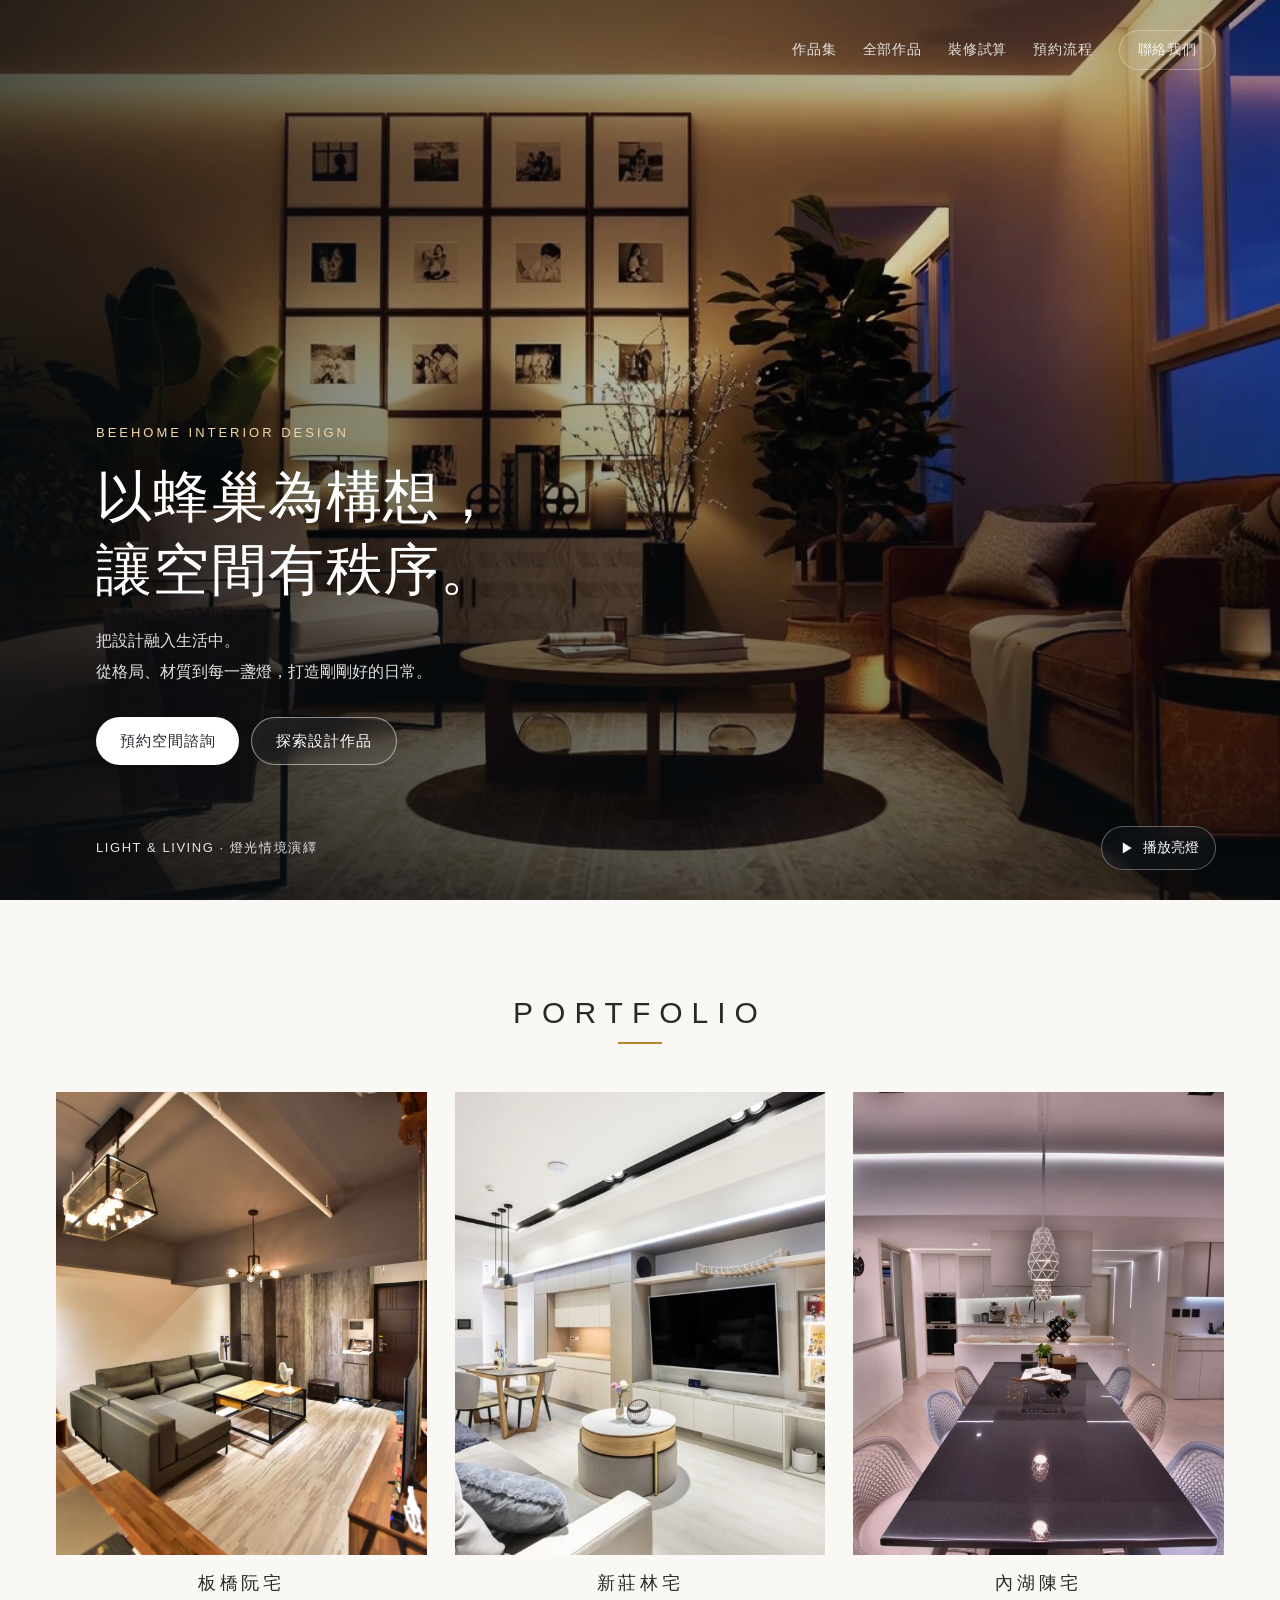
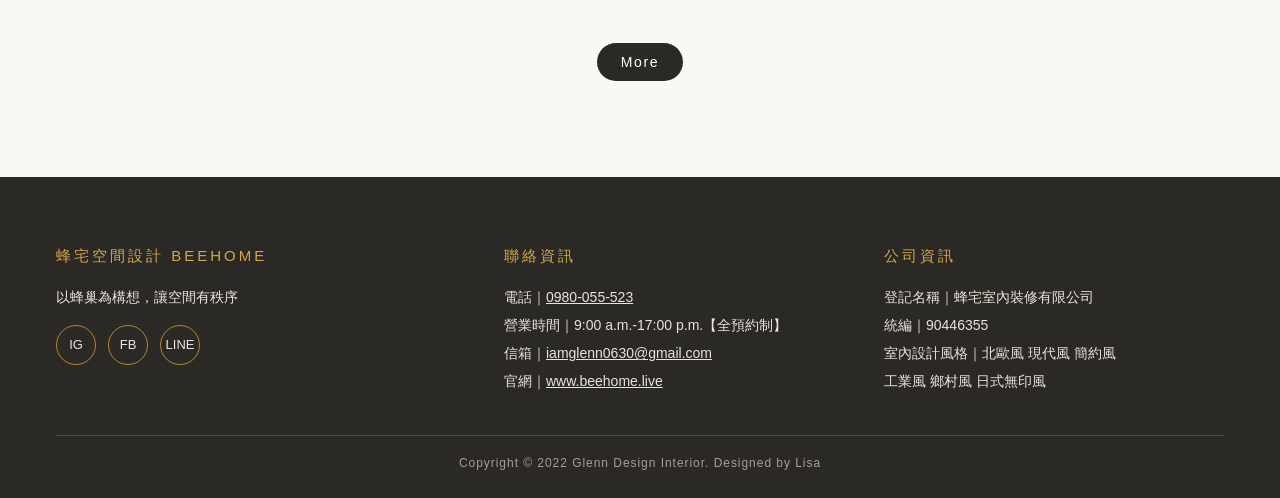
<file: index.html>
<!DOCTYPE html>
<html lang="zh-Hant"><head><meta charset="utf-8"><meta name="viewport" content="width=device-width,initial-scale=1">
<title>蜂宅空間設計 BeeHome</title>
<style>
*{margin:0;padding:0;box-sizing:border-box}
html,body{height:100%;font-family:"Noto Sans TC","PingFang TC","Microsoft JhengHei",sans-serif;color:#2b2925;background:#faf8f4}
.hero{position:relative;height:100svh;min-height:620px;max-height:1100px;overflow:hidden;background:#151a1d;color:#fff;isolation:isolate}
.layer{position:absolute;inset:0;width:100%;height:100%;object-fit:cover}
.hero-video,.hero-still{object-position:center 54%;transition:opacity .7s ease}
.hero-still{z-index:0}.hero-video{z-index:1}
.hero.is-static .hero-video,.hero.is-lit .hero-video,.hero.is-fallback .hero-video{opacity:0}
.veil{position:absolute;inset:0;z-index:2;background:linear-gradient(90deg,rgba(10,15,18,.65),rgba(10,15,18,.18) 58%,rgba(10,15,18,.05)),linear-gradient(0deg,rgba(10,15,18,.6),transparent 65%,rgba(10,15,18,.25));pointer-events:none}
.hex{position:absolute;inset:0;pointer-events:none;opacity:.07;background-image:url("data:image/svg+xml,%3Csvg xmlns='http://www.w3.org/2000/svg' width='56' height='97' viewBox='0 0 56 97'%3E%3Cpath d='M28 0l28 16v32L28 64 0 48V16zM28 64l28 16v32M28 64L0 80v32' fill='none' stroke='%23b8862b' stroke-width='1.2'/%3E%3C/svg%3E");
 -webkit-mask-image:linear-gradient(90deg,#000,transparent 45%);mask-image:linear-gradient(90deg,#000,transparent 45%)}
nav{position:absolute;top:0;left:0;right:0;display:flex;align-items:center;justify-content:flex-end;gap:24px;padding:30px 5%;z-index:5}
.logo{display:flex;align-items:center;gap:10px;font-weight:600;letter-spacing:.12em}
.logo svg{width:26px}
.links{display:flex;align-items:center;gap:26px;font-size:14px;letter-spacing:.06em}
.links a{color:#fff;text-decoration:none;opacity:.85}.links a:hover{opacity:1;color:#edcd98}
.links a:last-child{padding:10px 18px;border:1px solid #ffffff50;border-radius:999px;background:#ffffff12}
.btn{display:inline-block;padding:11px 24px;border-radius:999px;background:#2b2925;color:#fff;text-decoration:none;font-size:14px;letter-spacing:.12em;transition:.25s}
.btn:hover{background:#b8862b}
.btn.ghost{background:transparent;color:#2b2925;border:1px solid #2b2925}
.copy{position:absolute;left:7.5%;bottom:15%;max-width:650px;z-index:4}
.eyebrow{font-size:13px;letter-spacing:.23em;color:#f2d7aa;margin-bottom:20px;font-weight:500}
h1{font-size:clamp(36px,4.4vw,66px);line-height:1.3;font-weight:500;letter-spacing:.025em;margin-bottom:20px;text-shadow:0 2px 25px #0004}
.sub{font-size:16px;line-height:1.9;color:#ffffffe0;max-width:430px;margin-bottom:30px}
.hero-actions{display:flex;gap:12px;flex-wrap:wrap}.hero .btn{min-height:48px;display:inline-flex;align-items:center;justify-content:center;font-size:15px;background:#fff;color:#20252a;letter-spacing:.06em}
.hero .btn:hover{background:#e9d3b2}.hero .btn.ghost{border-color:#ffffff80;background:#ffffff10;backdrop-filter:blur(8px);color:#fff}.hero .btn.ghost:hover{background:#ffffff25}
.hero-bottom{position:absolute;left:7.5%;right:5%;bottom:30px;z-index:4;display:flex;justify-content:space-between;align-items:center;gap:16px}
.scene-caption{font-size:13px;letter-spacing:.12em;color:#ffffffe0}
.light-control{display:inline-flex;align-items:center;gap:9px;min-height:44px;padding:10px 16px;border:1px solid #ffffff55;border-radius:999px;background:#13202955;color:#fff;backdrop-filter:blur(10px);font:inherit;font-size:14px;cursor:pointer}
.light-control:hover{background:#ffffff25}.light-control svg{width:16px;height:16px;flex:none}
.hero a:focus-visible,.light-control:focus-visible{outline:3px solid #f2d7aa;outline-offset:5px}
@media(max-width:950px){.links{gap:16px;font-size:13px}nav{padding:24px 5%}.logo{letter-spacing:.04em}}
@media(max-width:800px){.hero{height:100svh;min-height:580px;max-height:950px}nav{padding:22px 24px}.logo{font-size:17px}.links a:not(:last-child){display:none}.links a:last-child{font-size:14px;padding:8px 13px;white-space:nowrap}.copy{left:24px;right:24px;bottom:125px;max-width:570px}.hero-video,.hero-still{object-position:62% center}h1{font-size:clamp(34px,7vw,48px)}.eyebrow{font-size:12px;letter-spacing:.16em;margin-bottom:17px}.sub{font-size:15px;max-width:340px;margin-bottom:24px}.veil{background:linear-gradient(0deg,#0b1218cc,#0b121844 70%,#0b121855)}.hero-bottom{left:24px;right:24px;bottom:26px}.scene-caption{font-size:12px;letter-spacing:.03em}.light-control{padding:10px 12px}}
@media(max-width:380px){nav{padding:20px 18px}.logo{font-size:15px;gap:6px}.logo svg{width:21px}.copy{left:20px;right:20px}.hero-actions{gap:9px}.hero .btn{font-size:14px;padding:10px 18px}.hero-bottom{left:20px;right:20px;gap:8px}}
@media(prefers-reduced-motion:reduce){html{scroll-behavior:auto}.hero-video,.hero-still,.hero .btn{transition:none}}
html{scroll-behavior:smooth}html,body{height:auto}
nav .links a{color:#fff}
.sec{padding:96px 56px;max-width:1280px;margin:0 auto}
.sec h2{font-size:30px;font-weight:500;letter-spacing:.3em;text-align:center;margin-bottom:12px}
.bar{width:44px;height:2px;background:#b8862b;margin:0 auto 48px}
.grid{display:grid;grid-template-columns:repeat(3,1fr);gap:28px}
.card{display:block;text-decoration:none;color:#2b2925}
.card .ph{aspect-ratio:4/5;overflow:hidden;background:#eee}
.card img{width:100%;height:100%;object-fit:cover;transition:transform .6s}
.card:hover img{transform:scale(1.05)}
.card h3{font-weight:500;font-size:18px;letter-spacing:.2em;margin-top:16px;text-align:center}
.more{text-align:center;margin-top:48px}
footer{background:#2b2925;color:#e9e4da;padding:64px 56px 28px}
.fwrap{max-width:1280px;margin:0 auto;display:grid;grid-template-columns:1.2fr 1fr 1fr;gap:40px;font-size:14px;line-height:2}
footer h4{color:#d4a64a;font-weight:500;letter-spacing:.2em;margin-bottom:12px;font-size:15px}
footer a{color:#e9e4da}
.soc{display:flex;gap:12px;margin-top:14px}.soc a{width:40px;height:40px;border-radius:50%;border:1px solid #b8862b;display:flex;align-items:center;justify-content:center;text-decoration:none;font-size:13px}
.soc a:hover{background:#b8862b;color:#fff}
.copyr{max-width:1280px;margin:40px auto 0;border-top:1px solid #4a463f;padding-top:20px;font-size:12px;color:#a59f94;text-align:center;letter-spacing:.08em}
@media(max-width:800px){.sec{padding:64px 20px}.grid{grid-template-columns:1fr}.fwrap{grid-template-columns:1fr}footer{padding:48px 20px 24px}}
</style></head><body>
<section class="hero" id="hero">
 <img class="layer hero-still" src="assets/smart-home-hero-end.jpg" alt="" aria-hidden="true" fetchpriority="high">
 <video class="layer hero-video" id="heroVideo" muted playsinline preload="metadata" poster="assets/smart-home-hero-poster.jpg" aria-label="住宅空間從日光轉為傍晚暖燈的燈光情境示意">
  <source src="assets/smart-home-hero.mp4" type="video/mp4">
 </video>
 <div class="veil"></div>
<nav aria-label="首頁導覽">
<div class="links"><a href="#portfolio">作品集</a><a href="https://www.beehome.live/portfolio/全部作品" target="_top">全部作品</a><a href="https://www.beehome.live/portfolio/裝修試算" target="_top">裝修試算</a><a href="https://www.beehome.live/appointment/預約流程" target="_top">預約流程</a><a href="#contact">聯絡我們</a></div></nav>

 <div class="copy">
  <div class="eyebrow">BEEHOME INTERIOR DESIGN</div>
  <h1>以蜂巢為構想，<br>讓空間有秩序。</h1>
  <p class="sub">把設計融入生活中。<br>從格局、材質到每一盞燈，打造剛剛好的日常。</p>
  <div class="hero-actions"><a class="btn" href="https://www.beehome.live/appointment/%E9%A0%90%E7%B4%84%E6%B5%81%E7%A8%8B" target="_top">預約空間諮詢</a><a class="btn ghost" href="https://www.beehome.live/portfolio/%E5%85%A8%E9%83%A8%E4%BD%9C%E5%93%81" target="_top">探索設計作品</a></div>
 </div>
 <div class="hero-bottom"><span class="scene-caption">LIGHT &amp; LIVING · 燈光情境演繹</span><button class="light-control" id="lightControl" type="button" aria-label="暫停亮燈動畫"><svg viewBox="0 0 20 20" fill="currentColor" aria-hidden="true"><path id="controlIcon" d="M5 4h3v12H5zm7 0h3v12h-3z"/></svg><span id="controlText">暫停動畫</span></button></div>
</section>
<section class="sec" id="portfolio"><h2>PORTFOLIO</h2><div class="bar"></div>
<div class="grid">
<a class="card" href="https://www.beehome.live/portfolio/全部作品" target="_top"><div class="ph"><img src="p1.jpg" alt="板橋阮宅" loading="lazy"></div><h3>板橋阮宅</h3></a>
<a class="card" href="https://www.beehome.live/portfolio/全部作品" target="_top"><div class="ph"><img src="p2.jpg" alt="新莊林宅" loading="lazy"></div><h3>新莊林宅</h3></a>
<a class="card" href="https://www.beehome.live/portfolio/全部作品" target="_top"><div class="ph"><img src="p3.jpg" alt="內湖陳宅" loading="lazy"></div><h3>內湖陳宅</h3></a>
</div><div class="more"><a class="btn" href="https://www.beehome.live/portfolio/全部作品" target="_top">More</a></div></section>
<footer id="contact"><div class="fwrap">
<div><h4>蜂宅空間設計 BEEHOME</h4>以蜂巢為構想，讓空間有秩序<div class="soc">
<a href="https://www.instagram.com/bee_home___/" target="_blank" rel="noopener" title="Instagram">IG</a>
<a href="https://www.facebook.com/Beehome.design" target="_blank" rel="noopener" title="Facebook">FB</a>
<a href="https://lin.ee/wKeOphS" target="_blank" rel="noopener" title="LINE">LINE</a></div></div>
<div><h4>聯絡資訊</h4>電話｜<a href="tel:0980055523">0980-055-523</a><br>營業時間｜9:00 a.m.-17:00 p.m.【全預約制】<br>信箱｜<a href="mailto:iamglenn0630@gmail.com">iamglenn0630@gmail.com</a><br>官網｜<a href="https://www.beehome.live/" target="_top">www.beehome.live</a></div>
<div><h4>公司資訊</h4>登記名稱｜蜂宅室內裝修有限公司<br>統編｜90446355<br>室內設計風格｜北歐風 現代風 簡約風<br>工業風 鄉村風 日式無印風</div>
</div><div class="copyr">Copyright © 2022 Glenn Design Interior. Designed by Lisa</div></footer>
<script>
const hero=document.getElementById('hero'),video=document.getElementById('heroVideo');
const control=document.getElementById('lightControl'),controlText=document.getElementById('controlText'),icon=document.getElementById('controlIcon');
const motion=matchMedia('(prefers-reduced-motion: reduce)');
const saveData=Boolean(navigator.connection&&navigator.connection.saveData);
let manualPause=false,finished=false,blocked=false,inView=true,requestedPlay=false;
function buttonText(text,playing){controlText.textContent=text;control.setAttribute('aria-label',text);icon.setAttribute('d',playing?'M5 4h3v12H5zm7 0h3v12h-3z':'M6 3l11 7-11 7z')}
function canResume(){return !manualPause&&!finished&&!blocked&&!motion.matches&&!saveData&&inView&&!document.hidden}
function playScene(){
 requestedPlay=true;hero.classList.remove('is-static','is-fallback','is-lit');video.muted=true;
 const result=video.play();
 if(result&&result.catch)result.catch(()=>{requestedPlay=false;blocked=true;hero.classList.add('is-fallback');buttonText('播放亮燈',false)});
}
video.addEventListener('playing',()=>{requestedPlay=false;blocked=false;hero.classList.remove('is-fallback');buttonText('暫停動畫',true)});
video.addEventListener('pause',()=>{if(!finished)buttonText('繼續播放',false)});
video.addEventListener('ended',()=>{finished=true;requestedPlay=false;hero.classList.add('is-lit');buttonText('重播亮燈',false)});
video.addEventListener('error',()=>{requestedPlay=false;blocked=true;hero.classList.add('is-fallback');buttonText('重試播放',false)});
control.addEventListener('click',()=>{
 if(!video.paused&&!video.ended){manualPause=true;requestedPlay=false;video.pause();return}
 if(finished||video.ended){video.currentTime=0;finished=false}
 if(video.error)video.load();
 manualPause=false;blocked=false;playScene();
});
function visibility(){
 if(document.hidden||!inView){video.pause();return}
 if(canResume()&&video.paused&&!requestedPlay)playScene();
}
document.addEventListener('visibilitychange',visibility);
if('IntersectionObserver' in window)new IntersectionObserver(entries=>{inView=entries[0].isIntersecting;visibility()},{threshold:.1}).observe(hero);
function preferences(){
 if(motion.matches||saveData){video.autoplay=false;video.pause();hero.classList.add('is-static');buttonText('播放亮燈',false)}
 else if(canResume()){video.autoplay=true;playScene()}
}
if(motion.addEventListener)motion.addEventListener('change',preferences);else motion.addListener(preferences);
preferences();
</script></body></html>
</file>
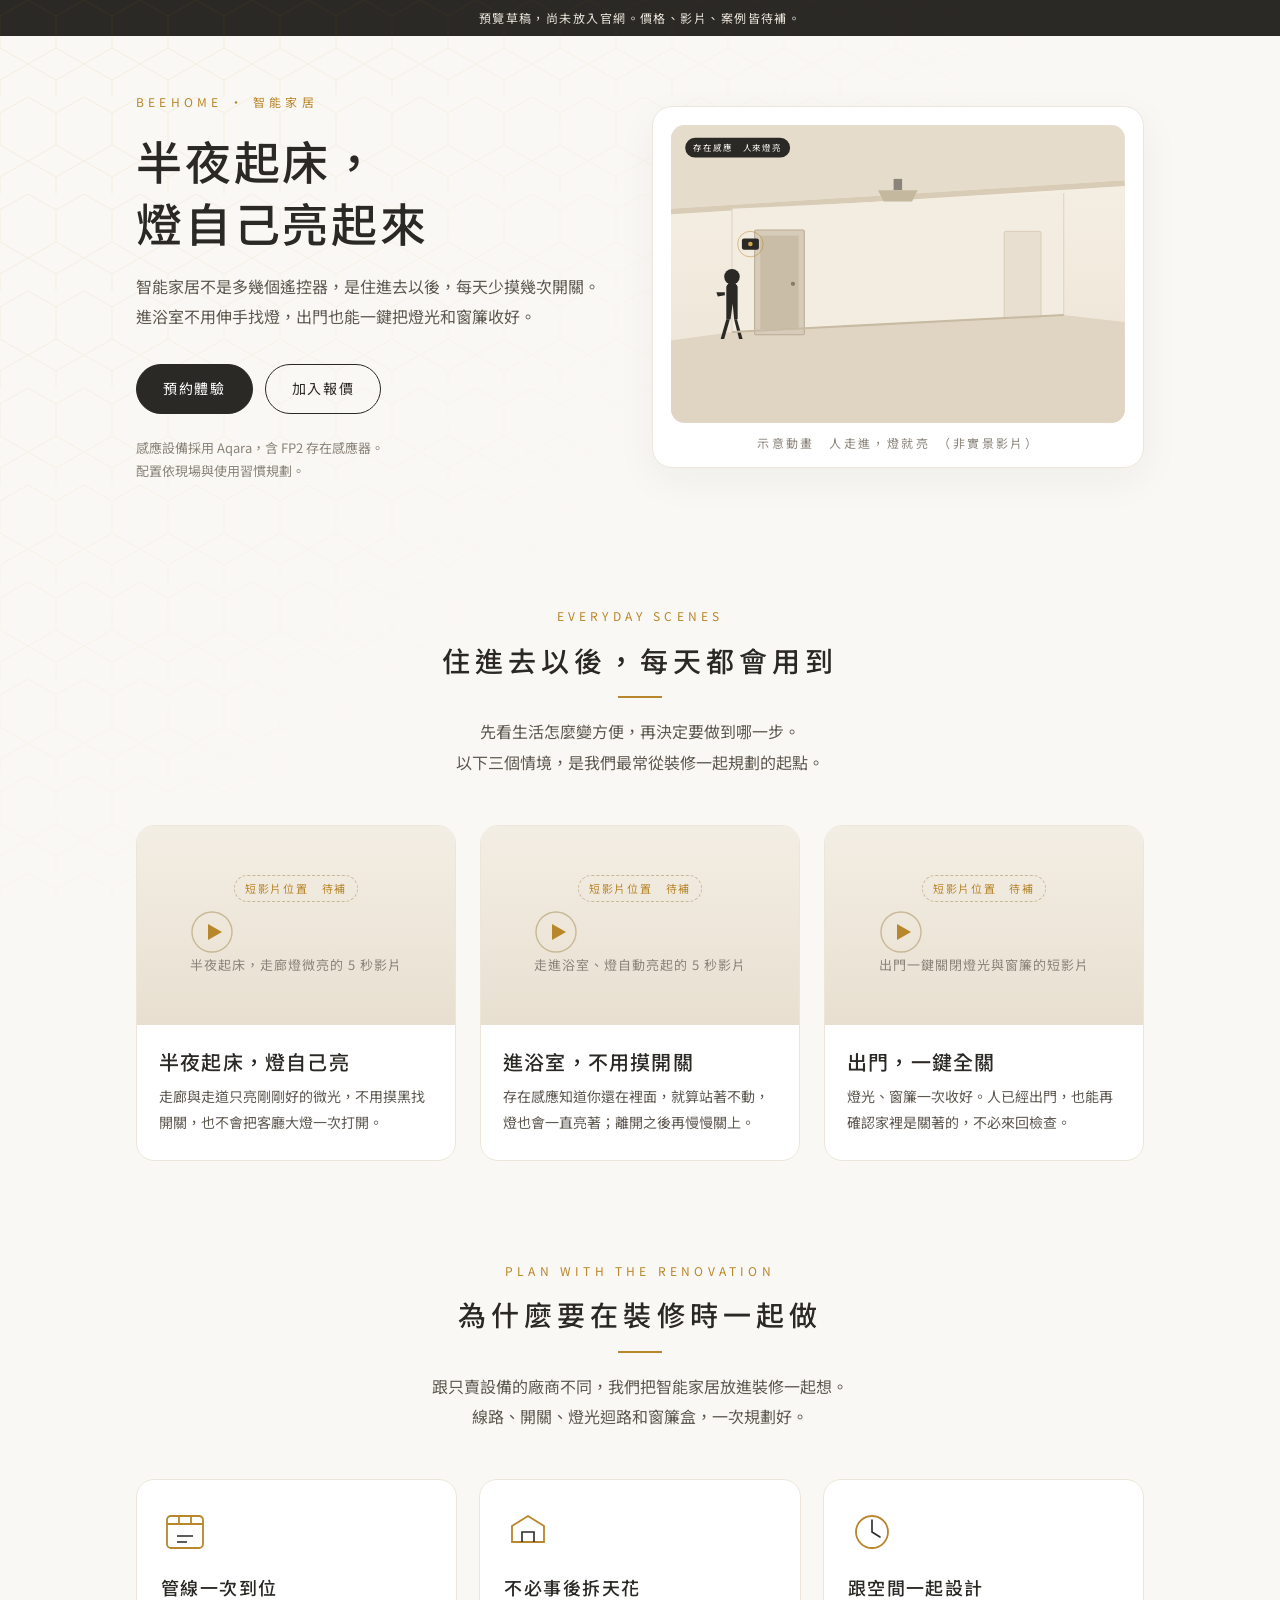
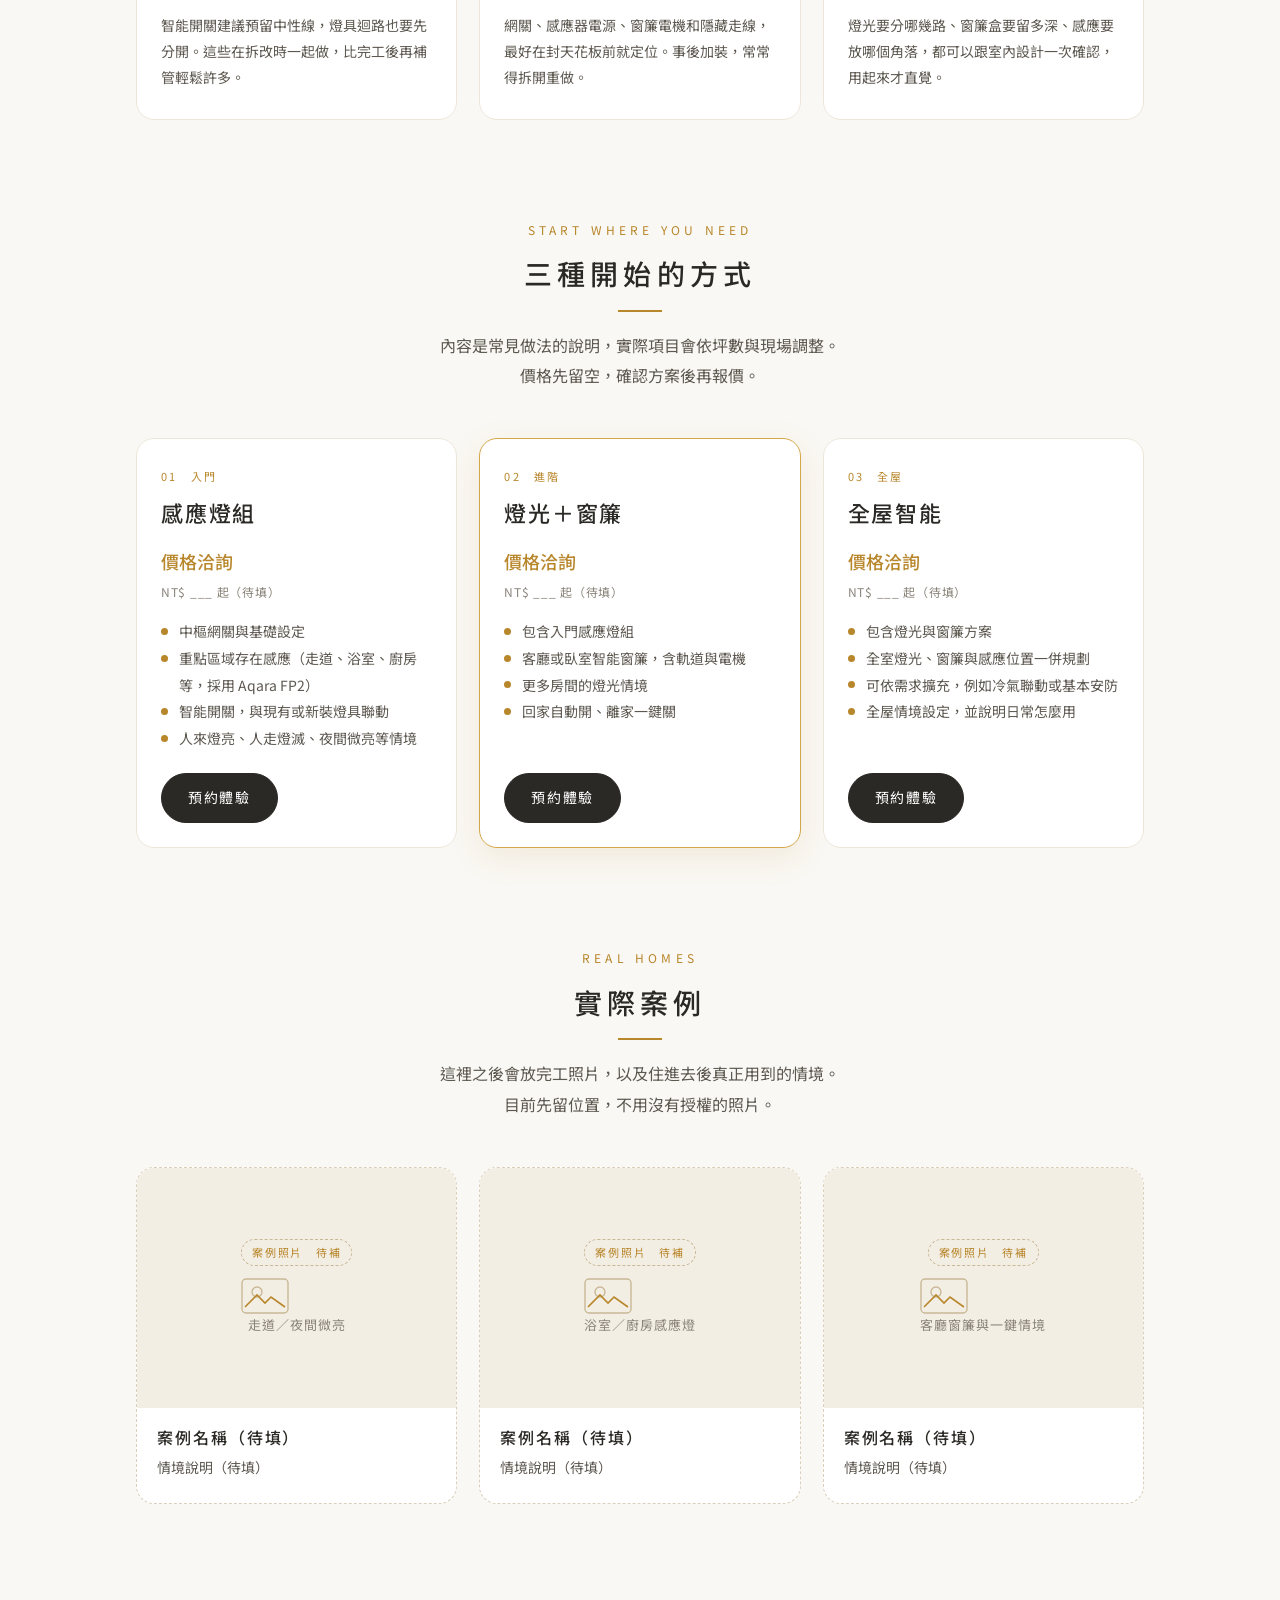
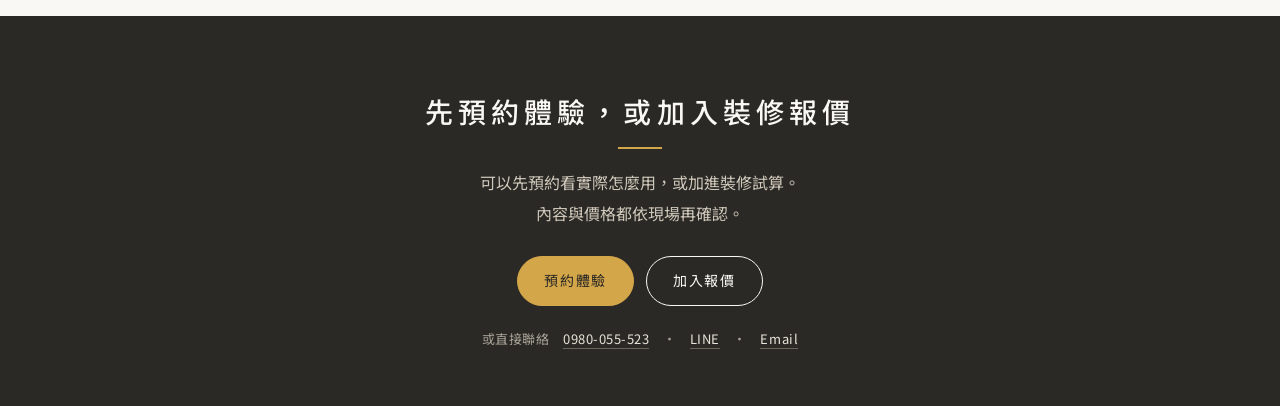
<file: smart-home-v1.html>
<!DOCTYPE html>
<html lang="zh-Hant">
<head>
<meta charset="utf-8">
<meta name="viewport" content="width=device-width,initial-scale=1">
<meta name="robots" content="noindex,nofollow">
<title>蜂宅空間設計｜智能家居（預覽草稿）</title>
<link rel="preconnect" href="https://fonts.googleapis.com">
<link rel="preconnect" href="https://fonts.gstatic.com" crossorigin>
<link href="https://fonts.googleapis.com/css2?family=Noto+Sans+TC:wght@400;500;600&display=swap" rel="stylesheet">
<style>
*{margin:0;padding:0;box-sizing:border-box}
html{scroll-behavior:smooth}
body{font-family:"Noto Sans TC","PingFang TC","Microsoft JhengHei",sans-serif;color:#2b2925;background:#faf8f4;line-height:1.7}
img,svg{max-width:100%;display:block}
a{color:inherit}
.draft{background:#2b2925;color:#e9e4da;font-size:12px;letter-spacing:.12em;text-align:center;padding:8px 16px}
.draft b{color:#d4a64a;font-weight:500}
.hex{position:fixed;inset:0;pointer-events:none;opacity:.07;z-index:0;background-image:url("data:image/svg+xml,%3Csvg xmlns='http://www.w3.org/2000/svg' width='56' height='97' viewBox='0 0 56 97'%3E%3Cpath d='M28 0l28 16v32L28 64 0 48V16zM28 64l28 16v32M28 64L0 80v32' fill='none' stroke='%23b8862b' stroke-width='1.2'/%3E%3C/svg%3E");-webkit-mask-image:linear-gradient(135deg,#000 10%,transparent 55%);mask-image:linear-gradient(135deg,#000 10%,transparent 55%)}
.wrap{position:relative;z-index:1;max-width:1120px;margin:0 auto;padding:0 56px}
.eyebrow{font-size:12px;letter-spacing:.35em;color:#b8862b}
h1{font-size:46px;line-height:1.35;font-weight:500;letter-spacing:.06em;margin:16px 0 18px}
h2{font-size:28px;font-weight:500;letter-spacing:.18em;text-align:center}
.bar{width:44px;height:2px;background:#b8862b;margin:12px auto 18px}
.lead,.sub{font-size:16px;line-height:1.9;color:#5d5850}
h1,h2{text-wrap:balance}
.sec{padding:88px 0}
.sec-head{max-width:640px;margin:0 auto 48px;text-align:center}
.sec-head .sub{margin-top:8px}
.btn{display:inline-block;padding:12px 26px;border-radius:999px;background:#2b2925;color:#fff;text-decoration:none;font-size:14px;letter-spacing:.12em;transition:.25s;border:1px solid #2b2925;font-family:inherit;cursor:pointer}
.btn:hover{background:#b8862b;border-color:#b8862b}
.btn.ghost{background:transparent;color:#2b2925}
.btn.ghost:hover{background:#2b2925;color:#fff}
.cta{display:flex;flex-wrap:wrap;gap:12px}

/* hero */
.hero{padding:56px 0 36px}
.hero-grid{display:grid;grid-template-columns:1fr 1.05fr;gap:48px;align-items:center}
.note{font-size:13px;color:#8a847a;margin-top:22px;line-height:1.8}
.stage{background:#fff;border:1px solid #ece6da;border-radius:20px;padding:18px 18px 14px;box-shadow:0 12px 40px rgba(43,41,37,.05)}
.stage figcaption{font-size:12px;letter-spacing:.2em;color:#8a847a;text-align:center;margin-top:10px}

/* scene illustration */
.illu{width:100%;height:auto;border-radius:14px;background:#efe8db;overflow:hidden}
.floor-lit,.cone,.lamp-glow,.aura{opacity:0;animation:lighton 8s ease-in-out infinite}
.sensor-ring{transform-origin:112px 168px;transform-box:fill-box;animation:pulse 8s ease-in-out infinite}
.person{animation:walk 8s ease-in-out infinite}
@keyframes walk{
  0%{transform:translate(8px,0);opacity:0}
  8%{opacity:1}
  38%{transform:translate(210px,0);opacity:1}
  78%{transform:translate(355px,0);opacity:1}
  90%{opacity:0}
  100%{transform:translate(355px,0);opacity:0}
}
@keyframes lighton{
  0%,16%{opacity:0}
  28%,80%{opacity:1}
  92%,100%{opacity:0}
}
@keyframes pulse{
  0%,16%{opacity:.2}
  28%,80%{opacity:.9}
  92%,100%{opacity:.2}
}

/* scenes */
.scenes{display:grid;grid-template-columns:repeat(3,1fr);gap:24px}
.card{background:#fff;border:1px solid #ece6da;border-radius:18px;overflow:hidden;display:flex;flex-direction:column}
.media{position:relative;aspect-ratio:16/10;background:linear-gradient(180deg,#f3eee4,#e8dfd0);display:flex;align-items:center;justify-content:center}
.ph{text-align:center;color:#8a847a;font-size:13px;letter-spacing:.08em;line-height:1.7;padding:16px}
.ph .mark{display:inline-block;font-size:11px;letter-spacing:.16em;border:1px dashed #c8b896;color:#b8862b;border-radius:999px;padding:3px 10px;margin-bottom:8px}
.card-body{padding:22px 22px 24px}
.card-body h3{font-size:20px;font-weight:500;letter-spacing:.06em;margin-bottom:8px;line-height:1.45}
.card-body p{font-size:14px;color:#5d5850;line-height:1.85}

/* why */
.why{display:grid;grid-template-columns:repeat(3,1fr);gap:22px}
.why article{background:#fff;border:1px solid #ece6da;border-radius:18px;padding:28px 24px}
.icon{width:48px;height:48px;margin-bottom:16px}
.why h3{font-size:18px;font-weight:500;letter-spacing:.08em;margin-bottom:10px}
.why p{font-size:14px;color:#5d5850;line-height:1.85}

/* tiers */
.tiers{display:grid;grid-template-columns:repeat(3,1fr);gap:22px;align-items:stretch}
.tier{background:#fff;border:1px solid #ece6da;border-radius:18px;padding:28px 24px 24px;display:flex;flex-direction:column}
.tier.featured{border-color:#d4a64a;box-shadow:0 10px 32px rgba(184,134,43,.12)}
.tier .tag{font-size:11px;letter-spacing:.2em;color:#b8862b;margin-bottom:8px}
.tier h3{font-size:22px;font-weight:500;letter-spacing:.08em;margin-bottom:6px}
.price{font-size:18px;font-weight:500;margin:8px 0 6px}
.price em{font-style:normal;color:#b8862b}
.price-sub{font-size:12px;color:#8a847a;letter-spacing:.06em;margin-bottom:16px}
.tier ul{list-style:none;font-size:14px;color:#5d5850;line-height:1.9;margin-bottom:22px;flex:1}
.tier li{padding-left:18px;position:relative}
.tier li::before{content:"";position:absolute;left:0;top:.7em;width:7px;height:7px;border-radius:50%;background:#b8862b}

/* cases */
.cases{display:grid;grid-template-columns:repeat(3,1fr);gap:22px}
.case{background:#fff;border:1px dashed #d9cfbb;border-radius:18px;overflow:hidden}
.case .media{aspect-ratio:4/3;background:#f3eee4}
.case .card-body{padding:18px 20px 22px}
.case h3{font-size:16px;font-weight:500;letter-spacing:.12em;margin-bottom:6px}

/* close */
.close{background:#2b2925;color:#e9e4da;padding:72px 0 56px;margin-top:24px}
.close .wrap{text-align:center}
.close h2{color:#faf8f4;letter-spacing:.18em}
.close .bar{background:#d4a64a}
.close .sub{color:#cfc8bb;max-width:560px;margin:0 auto 28px}
.close .btn{background:#d4a64a;border-color:#d4a64a;color:#2b2925}
.close .btn:hover{background:#e8cf98;border-color:#e8cf98}
.close .btn.ghost{background:transparent;color:#faf8f4;border-color:#faf8f4}
.close .btn.ghost:hover{background:#faf8f4;color:#2b2925}
.close .links{margin-top:22px;font-size:13px;color:#a59f94;letter-spacing:.04em}
.close .links a{color:#e9e4da;text-decoration:none;border-bottom:1px solid #6a655c}
.close .links a:hover{color:#d4a64a;border-color:#d4a64a}

@media(max-width:900px){
  .wrap{padding:0 20px}
  h1{font-size:30px}
  h2{font-size:24px;letter-spacing:.12em}
  .hero{padding:32px 0 12px}
  .hero-grid,.scenes,.why,.tiers,.cases{grid-template-columns:1fr;gap:16px}
  .sec{padding:56px 0}
  .sec-head{margin-bottom:28px}
  .cta .btn{width:100%;text-align:center}
}
@media(prefers-reduced-motion:reduce){
  .person,.floor-lit,.cone,.lamp-glow,.aura,.sensor-ring{animation:none}
  .person{transform:translate(210px,0);opacity:1}
  .floor-lit,.cone,.lamp-glow,.aura{opacity:1}
  .sensor-ring{opacity:.8}
}
</style>
</head>
<body>
<div class="hex" aria-hidden="true"></div>
<div class="draft">預覽草稿，尚未放入官網。價格、影片、案例皆待補。</div>

<header class="hero">
  <div class="wrap hero-grid">
    <div>
      <div class="eyebrow">BEEHOME ・ 智能家居</div>
      <h1>半夜起床，<br>燈自己亮起來</h1>
      <p class="sub">智能家居不是多幾個遙控器，是住進去以後，每天少摸幾次開關。進浴室不用伸手找燈，出門也能一鍵把燈光和窗簾收好。</p>
      <div class="cta" style="margin-top:32px">
        <a class="btn" href="https://www.beehome.live/appointment/預約流程" target="_top">預約體驗</a>
        <a class="btn ghost" href="https://www.beehome.live/portfolio/裝修試算" target="_top">加入報價</a>
      </div>
      <p class="note">感應設備採用 Aqara，含 FP2 <span style="white-space:nowrap">存在感應器</span>。<br>配置依現場與使用習慣規劃。</p>
    </div>
    <figure class="stage">
      <svg class="illu" viewBox="0 0 640 420" role="img" aria-labelledby="illuTitle illuDesc">
        <title id="illuTitle">感應燈光示意動畫</title>
        <desc id="illuDesc">人物走進走廊，存在感應啟動後，天花板燈逐漸亮起。</desc>
        <defs>
          <linearGradient id="wall" x1="0" y1="0" x2="0" y2="1">
            <stop offset="0" stop-color="#f7f1e6"/>
            <stop offset="1" stop-color="#ebe3d4"/>
          </linearGradient>
          <radialGradient id="glow" cx="50%" cy="30%" r="70%">
            <stop offset="0" stop-color="#f3d58a" stop-opacity=".85"/>
            <stop offset="1" stop-color="#f3d58a" stop-opacity="0"/>
          </radialGradient>
          <linearGradient id="coneG" x1="0" y1="0" x2="0" y2="1">
            <stop offset="0" stop-color="#ffe9a8" stop-opacity=".55"/>
            <stop offset="1" stop-color="#ffe9a8" stop-opacity="0"/>
          </linearGradient>
        </defs>
        <rect width="640" height="420" fill="url(#wall)"/>
        <!-- ceiling -->
        <path d="M0 0h640v78L0 118z" fill="#e6dccb"/>
        <path d="M0 118L640 78v8L0 126z" fill="#d8ccb6"/>
        <!-- back wall line -->
        <path d="M86 118 L86 292 L554 268 L554 96" fill="#f3ece0" stroke="#d9cfbb" stroke-width="1.2"/>
        <!-- floor -->
        <path d="M0 304 L86 292 L554 268 L640 278 V420 H0z" fill="#e0d5c3"/>
        <path class="floor-lit" d="M0 304 L86 292 L554 268 L640 278 V420 H0z" fill="#f6e7b8" opacity=".55"/>
        <!-- door -->
        <rect x="118" y="148" width="70" height="148" rx="2" fill="#d7ccba" stroke="#b9ad96" stroke-width="1.5"/>
        <rect x="126" y="156" width="54" height="132" fill="#c9bda8"/>
        <circle cx="172" cy="224" r="3" fill="#8a7b62"/>
        <!-- bathroom door hint -->
        <rect x="470" y="150" width="52" height="122" rx="2" fill="#e8dfd0" stroke="#d0c4ae"/>
        <!-- lamp -->
        <g transform="translate(320,86)">
          <rect x="-6" y="-10" width="12" height="16" fill="#8a847a"/>
          <path d="M-28 6h56l-8 16h-40z" fill="#c4b89f"/>
          <ellipse class="lamp-glow" cx="0" cy="24" rx="34" ry="10" fill="#ffe08a"/>
        </g>
        <polygon class="cone" points="292,112 348,112 500,300 140,320" fill="url(#coneG)"/>
        <ellipse class="aura" cx="320" cy="200" rx="210" ry="130" fill="url(#glow)"/>
        <!-- sensor on wall -->
        <g transform="translate(100,160)">
          <circle class="sensor-ring" cx="12" cy="8" r="18" fill="none" stroke="#b8862b" stroke-width="1.4" opacity=".5"/>
          <rect x="0" y="0" width="24" height="16" rx="3" fill="#2b2925"/>
          <circle cx="12" cy="8" r="3.2" fill="#d4a64a"/>
        </g>
        <g>
          <rect x="20" y="18" width="148" height="28" rx="14" fill="#2b2925"/>
          <text x="94" y="37" text-anchor="middle" fill="#faf8f4" font-size="12" letter-spacing="1.2" font-family="Noto Sans TC, sans-serif">存在感應　人來燈亮</text>
        </g>
        <!-- person -->
        <g class="person" fill="#2b2925">
          <circle cx="86" cy="214" r="11"/>
          <path d="M78 228c2-8 14-8 16 0v46h-5l-2-22-3 22h-6z"/>
          <path d="M78 274l-8 28h5l8-28z"/>
          <path d="M89 274l7 28h5l-8-28z"/>
          <path d="M76 236h-12l2 6 10-2z"/>
        </g>
        <!-- baseboard -->
        <path d="M86 292 L554 268" stroke="#c8bba4" stroke-width="3"/>
      </svg>
      <figcaption>示意動畫　人走進，燈就亮　（非實景影片）</figcaption>
    </figure>
  </div>
</header>

<section class="sec" id="scenes">
  <div class="wrap">
    <div class="sec-head">
      <div class="eyebrow" style="text-align:center;margin-bottom:10px">EVERYDAY SCENES</div>
      <h2>住進去以後，每天都會用到</h2>
      <div class="bar"></div>
      <p class="sub">先看生活怎麼變方便，再決定要做到哪一步。<br>以下三個情境，是我們最常從裝修一起規劃的起點。</p>
    </div>
    <div class="scenes">
      <article class="card">
        <div class="media" aria-label="短影片位置，待補">
          <div class="ph">
            <div class="mark">短影片位置　待補</div>
            <div>
              <svg width="44" height="44" viewBox="0 0 44 44" aria-hidden="true"><circle cx="22" cy="22" r="20" fill="none" stroke="#c8b896" stroke-width="1.4"/><path d="M18 14l14 8-14 8z" fill="#b8862b"/></svg>
            </div>
            半夜起床，走廊燈微亮的 5 秒影片
          </div>
        </div>
        <div class="card-body">
          <h3>半夜起床，燈自己亮</h3>
          <p>走廊與走道只亮剛剛好的微光，不用摸黑找開關，也不會把客廳大燈一次打開。</p>
        </div>
      </article>
      <article class="card">
        <div class="media" aria-label="短影片位置，待補">
          <div class="ph">
            <div class="mark">短影片位置　待補</div>
            <div>
              <svg width="44" height="44" viewBox="0 0 44 44" aria-hidden="true"><circle cx="22" cy="22" r="20" fill="none" stroke="#c8b896" stroke-width="1.4"/><path d="M18 14l14 8-14 8z" fill="#b8862b"/></svg>
            </div>
            走進浴室、燈自動亮起的 5 秒影片
          </div>
        </div>
        <div class="card-body">
          <h3>進浴室，不用摸開關</h3>
          <p>存在感應知道你還在裡面，就算站著不動，燈也會一直亮著；離開之後再慢慢關上。</p>
        </div>
      </article>
      <article class="card">
        <div class="media" aria-label="短影片位置，待補">
          <div class="ph">
            <div class="mark">短影片位置　待補</div>
            <div>
              <svg width="44" height="44" viewBox="0 0 44 44" aria-hidden="true"><circle cx="22" cy="22" r="20" fill="none" stroke="#c8b896" stroke-width="1.4"/><path d="M18 14l14 8-14 8z" fill="#b8862b"/></svg>
            </div>
            出門一鍵關閉燈光與窗簾的短影片
          </div>
        </div>
        <div class="card-body">
          <h3>出門，一鍵全關</h3>
          <p>燈光、窗簾一次收好。人已經出門，也能再確認家裡是關著的，不必來回檢查。</p>
        </div>
      </article>
    </div>
  </div>
</section>

<section class="sec" id="why" style="padding-top:12px">
  <div class="wrap">
    <div class="sec-head">
      <div class="eyebrow" style="text-align:center;margin-bottom:10px">PLAN WITH THE RENOVATION</div>
      <h2>為什麼要在裝修時一起做</h2>
      <div class="bar"></div>
      <p class="sub">跟只賣設備的廠商不同，我們把智能家居放進裝修一起想。<br>線路、開關、燈光迴路和窗簾盒，一次規劃好。</p>
    </div>
    <div class="why">
      <article>
        <svg class="icon" viewBox="0 0 48 48" aria-hidden="true">
          <rect x="6" y="8" width="36" height="32" rx="4" fill="none" stroke="#b8862b" stroke-width="1.8"/>
          <path d="M6 16h36M18 8v8M30 8v8" stroke="#b8862b" stroke-width="1.8" fill="none"/>
          <path d="M16 28h16M16 34h10" stroke="#2b2925" stroke-width="1.6"/>
        </svg>
        <h3>管線一次到位</h3>
        <p>智能開關建議預留中性線，燈具迴路也要先分開。這些在拆改時一起做，比完工後再補管輕鬆許多。</p>
      </article>
      <article>
        <svg class="icon" viewBox="0 0 48 48" aria-hidden="true">
          <path d="M8 34V18l16-10 16 10v16H8z" fill="none" stroke="#b8862b" stroke-width="1.8"/>
          <path d="M18 34v-10h12v10" fill="none" stroke="#2b2925" stroke-width="1.6"/>
        </svg>
        <h3>不必事後拆天花</h3>
        <p>網關、感應器電源、窗簾電機和隱藏走線，最好在封天花板前就定位。事後加裝，常常得拆開重做。</p>
      </article>
      <article>
        <svg class="icon" viewBox="0 0 48 48" aria-hidden="true">
          <circle cx="24" cy="24" r="16" fill="none" stroke="#b8862b" stroke-width="1.8"/>
          <path d="M24 12v12l8 5" stroke="#2b2925" stroke-width="1.6" fill="none" stroke-linecap="round"/>
        </svg>
        <h3>跟空間一起設計</h3>
        <p>燈光要分哪幾路、窗簾盒要留多深、感應要放哪個角落，都可以跟室內設計一次確認，用起來才直覺。</p>
      </article>
    </div>
  </div>
</section>

<section class="sec" id="plans" style="padding-top:12px">
  <div class="wrap">
    <div class="sec-head">
      <div class="eyebrow" style="text-align:center;margin-bottom:10px">START WHERE YOU NEED</div>
      <h2>三種開始的方式</h2>
      <div class="bar"></div>
      <p class="sub">內容是常見做法的說明，實際項目會依坪數與現場調整。<br>價格先留空，確認方案後再報價。</p>
    </div>
    <div class="tiers">
      <article class="tier">
        <div class="tag">01　入門</div>
        <h3>感應燈組</h3>
        <p class="price"><em>價格洽詢</em></p>
        <p class="price-sub">NT$ ___ 起（待填）</p>
        <ul>
          <li>中樞網關與基礎設定</li>
          <li>重點區域存在感應（走道、浴室、廚房等，採用 <span style="white-space:nowrap">Aqara FP2</span>）</li>
          <li>智能開關，與現有或新裝燈具聯動</li>
          <li>人來燈亮、人走燈滅、夜間微亮等情境</li>
        </ul>
        <div class="cta">
          <a class="btn" href="https://www.beehome.live/appointment/預約流程" target="_top">預約體驗</a>
        </div>
      </article>
      <article class="tier featured">
        <div class="tag">02　進階</div>
        <h3>燈光＋窗簾</h3>
        <p class="price"><em>價格洽詢</em></p>
        <p class="price-sub">NT$ ___ 起（待填）</p>
        <ul>
          <li>包含入門感應燈組</li>
          <li>客廳或臥室智能窗簾，含軌道與電機</li>
          <li>更多房間的燈光情境</li>
          <li>回家自動開、離家一鍵關</li>
        </ul>
        <div class="cta">
          <a class="btn" href="https://www.beehome.live/appointment/預約流程" target="_top">預約體驗</a>
        </div>
      </article>
      <article class="tier">
        <div class="tag">03　全屋</div>
        <h3>全屋智能</h3>
        <p class="price"><em>價格洽詢</em></p>
        <p class="price-sub">NT$ ___ 起（待填）</p>
        <ul>
          <li>包含燈光與窗簾方案</li>
          <li>全室燈光、窗簾與感應位置一併規劃</li>
          <li>可依需求擴充，例如冷氣聯動或基本安防</li>
          <li>全屋情境設定，並說明日常怎麼用</li>
        </ul>
        <div class="cta">
          <a class="btn" href="https://www.beehome.live/appointment/預約流程" target="_top">預約體驗</a>
        </div>
      </article>
    </div>
  </div>
</section>

<section class="sec" id="cases" style="padding-top:12px">
  <div class="wrap">
    <div class="sec-head">
      <div class="eyebrow" style="text-align:center;margin-bottom:10px">REAL HOMES</div>
      <h2>實際案例</h2>
      <div class="bar"></div>
      <p class="sub">這裡之後會放完工照片，以及住進去後真正用到的情境。<br>目前先留位置，不用沒有授權的照片。</p>
    </div>
    <div class="cases">
      <article class="case">
        <div class="media" aria-label="案例照片位置，待補">
          <div class="ph">
            <div class="mark">案例照片　待補</div>
            <div>
              <svg width="48" height="40" viewBox="0 0 48 40" aria-hidden="true"><rect x="1" y="5" width="46" height="34" rx="4" fill="none" stroke="#c8b896" stroke-width="1.4"/><circle cx="16" cy="18" r="5" fill="none" stroke="#c8b896" stroke-width="1.4"/><path d="M4 33l12-12 8 8 6-6 14 10" fill="none" stroke="#b8862b" stroke-width="1.6"/></svg>
            </div>
            走道／夜間微亮
          </div>
        </div>
        <div class="card-body">
          <h3>案例名稱（待填）</h3>
          <p>情境說明（待填）</p>
        </div>
      </article>
      <article class="case">
        <div class="media" aria-label="案例照片位置，待補">
          <div class="ph">
            <div class="mark">案例照片　待補</div>
            <div>
              <svg width="48" height="40" viewBox="0 0 48 40" aria-hidden="true"><rect x="1" y="5" width="46" height="34" rx="4" fill="none" stroke="#c8b896" stroke-width="1.4"/><circle cx="16" cy="18" r="5" fill="none" stroke="#c8b896" stroke-width="1.4"/><path d="M4 33l12-12 8 8 6-6 14 10" fill="none" stroke="#b8862b" stroke-width="1.6"/></svg>
            </div>
            浴室／廚房感應燈
          </div>
        </div>
        <div class="card-body">
          <h3>案例名稱（待填）</h3>
          <p>情境說明（待填）</p>
        </div>
      </article>
      <article class="case">
        <div class="media" aria-label="案例照片位置，待補">
          <div class="ph">
            <div class="mark">案例照片　待補</div>
            <div>
              <svg width="48" height="40" viewBox="0 0 48 40" aria-hidden="true"><rect x="1" y="5" width="46" height="34" rx="4" fill="none" stroke="#c8b896" stroke-width="1.4"/><circle cx="16" cy="18" r="5" fill="none" stroke="#c8b896" stroke-width="1.4"/><path d="M4 33l12-12 8 8 6-6 14 10" fill="none" stroke="#b8862b" stroke-width="1.6"/></svg>
            </div>
            客廳窗簾與一鍵情境
          </div>
        </div>
        <div class="card-body">
          <h3>案例名稱（待填）</h3>
          <p>情境說明（待填）</p>
        </div>
      </article>
    </div>
  </div>
</section>

<section class="close">
  <div class="wrap">
    <h2>先預約體驗，或加入裝修報價</h2>
    <div class="bar"></div>
    <p class="sub">可以先預約看實際怎麼用，或加進裝修試算。<br>內容與價格都依現場再確認。</p>
    <div class="cta" style="justify-content:center">
      <a class="btn" href="https://www.beehome.live/appointment/預約流程" target="_top">預約體驗</a>
      <a class="btn ghost" href="https://www.beehome.live/portfolio/裝修試算" target="_top">加入報價</a>
    </div>
    <p class="links">或直接聯絡　<a href="tel:0980055523">0980-055-523</a>　·　<a href="https://lin.ee/wKeOphS" target="_top" rel="noopener">LINE</a>　·　<a href="mailto:iamglenn0630@gmail.com">Email</a></p>
  </div>
</section>
</body>
</html>
</file>
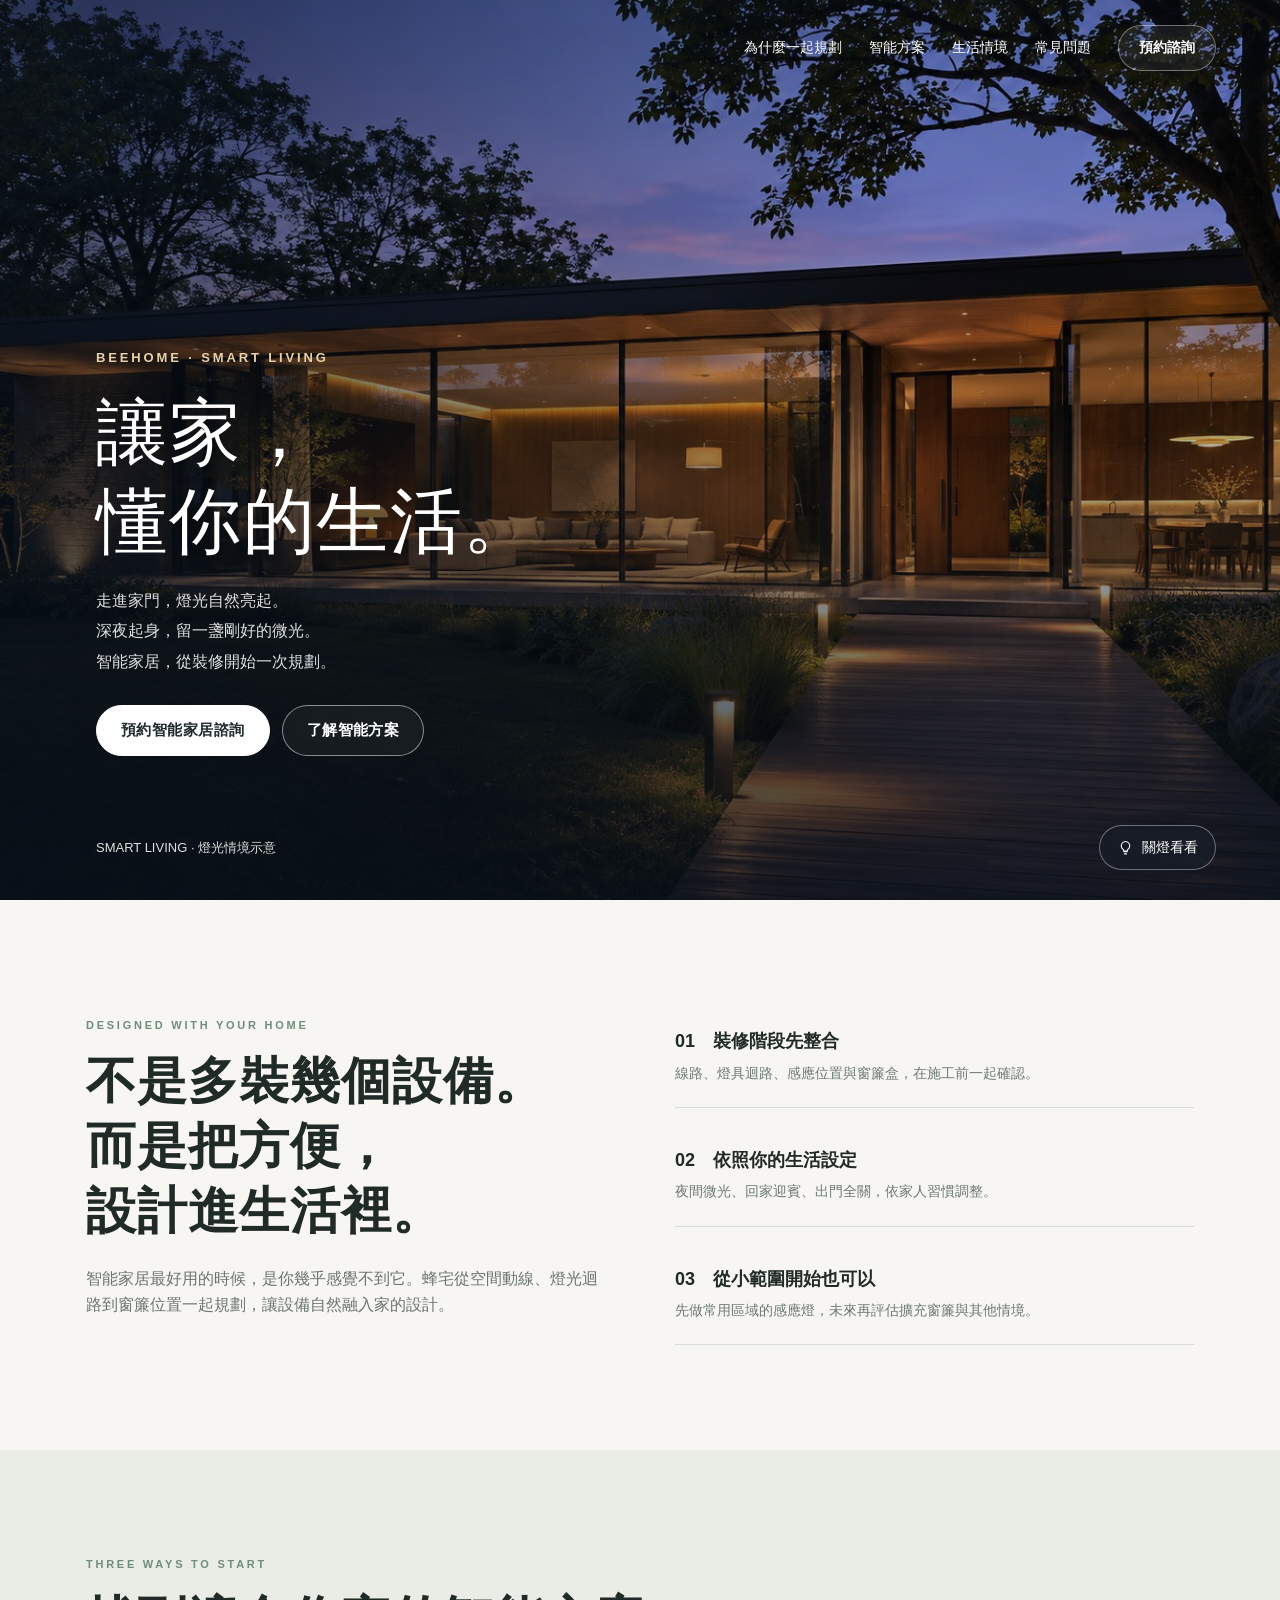
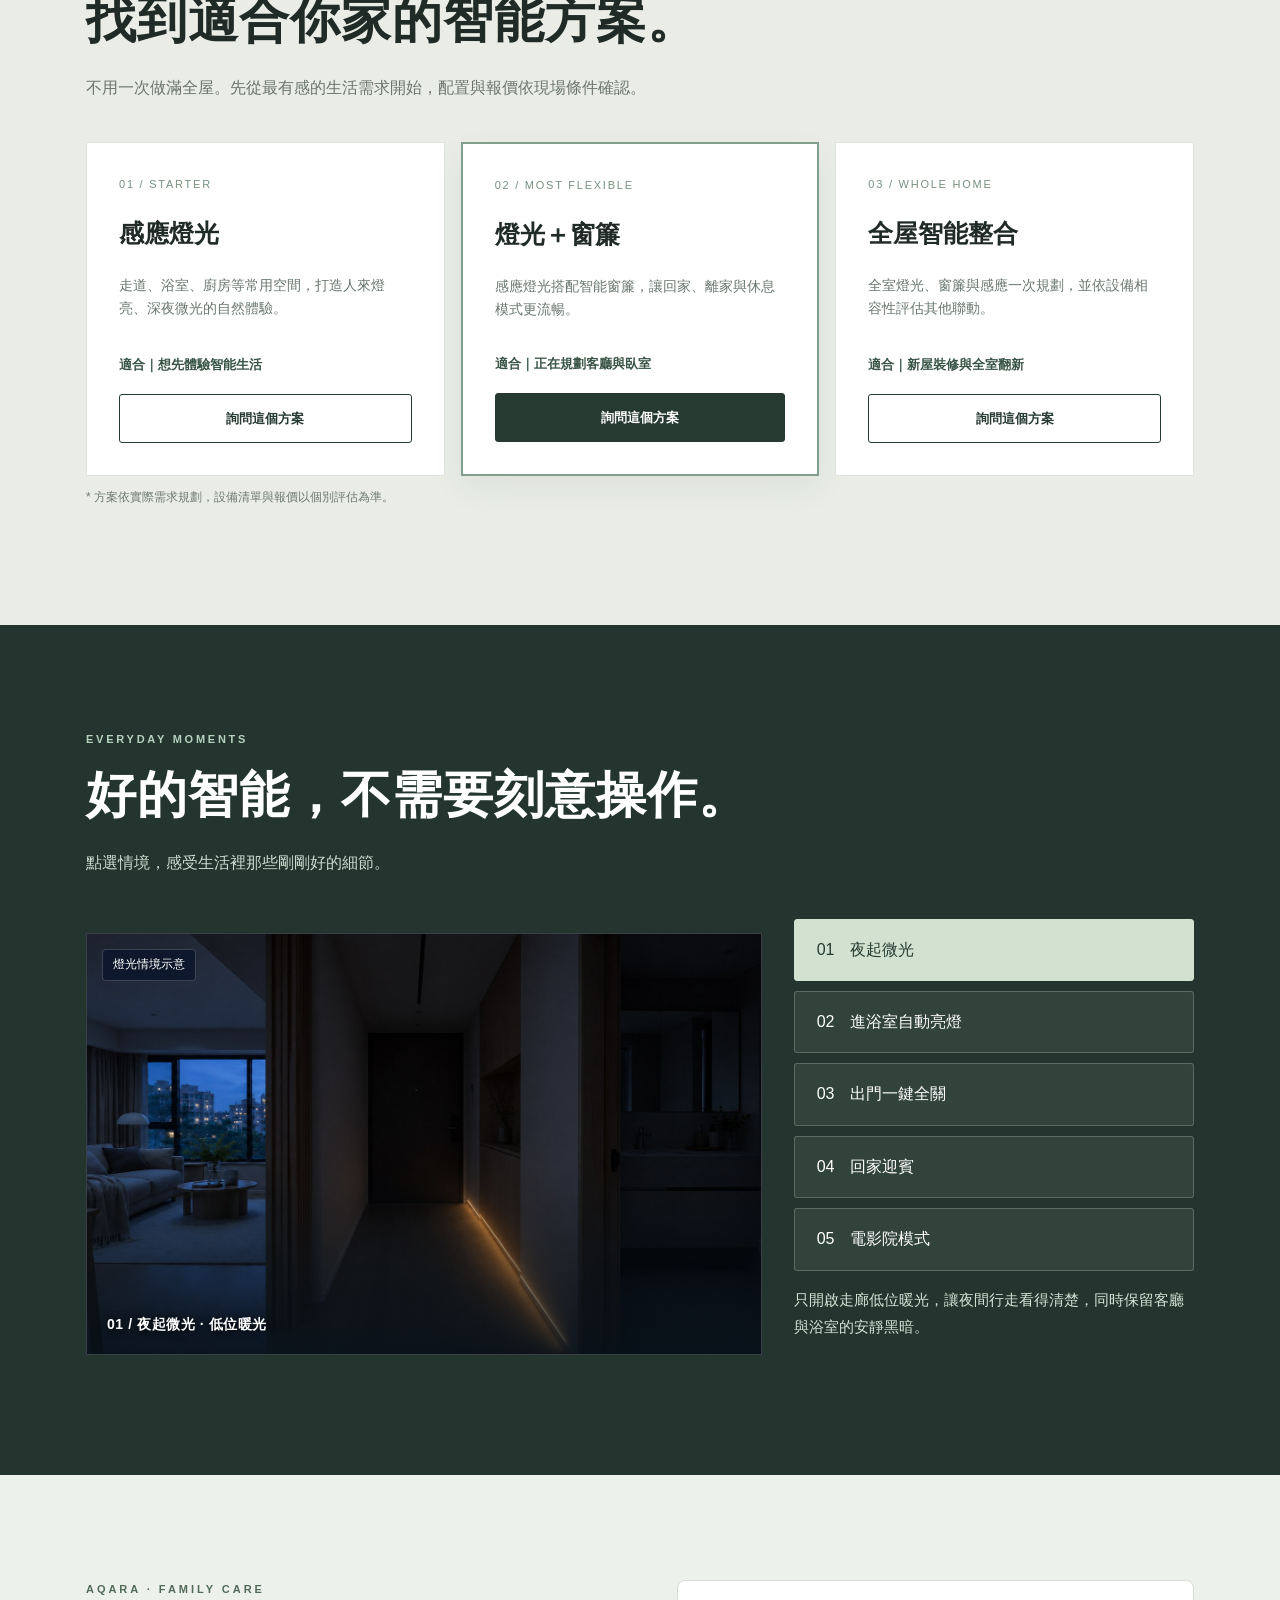
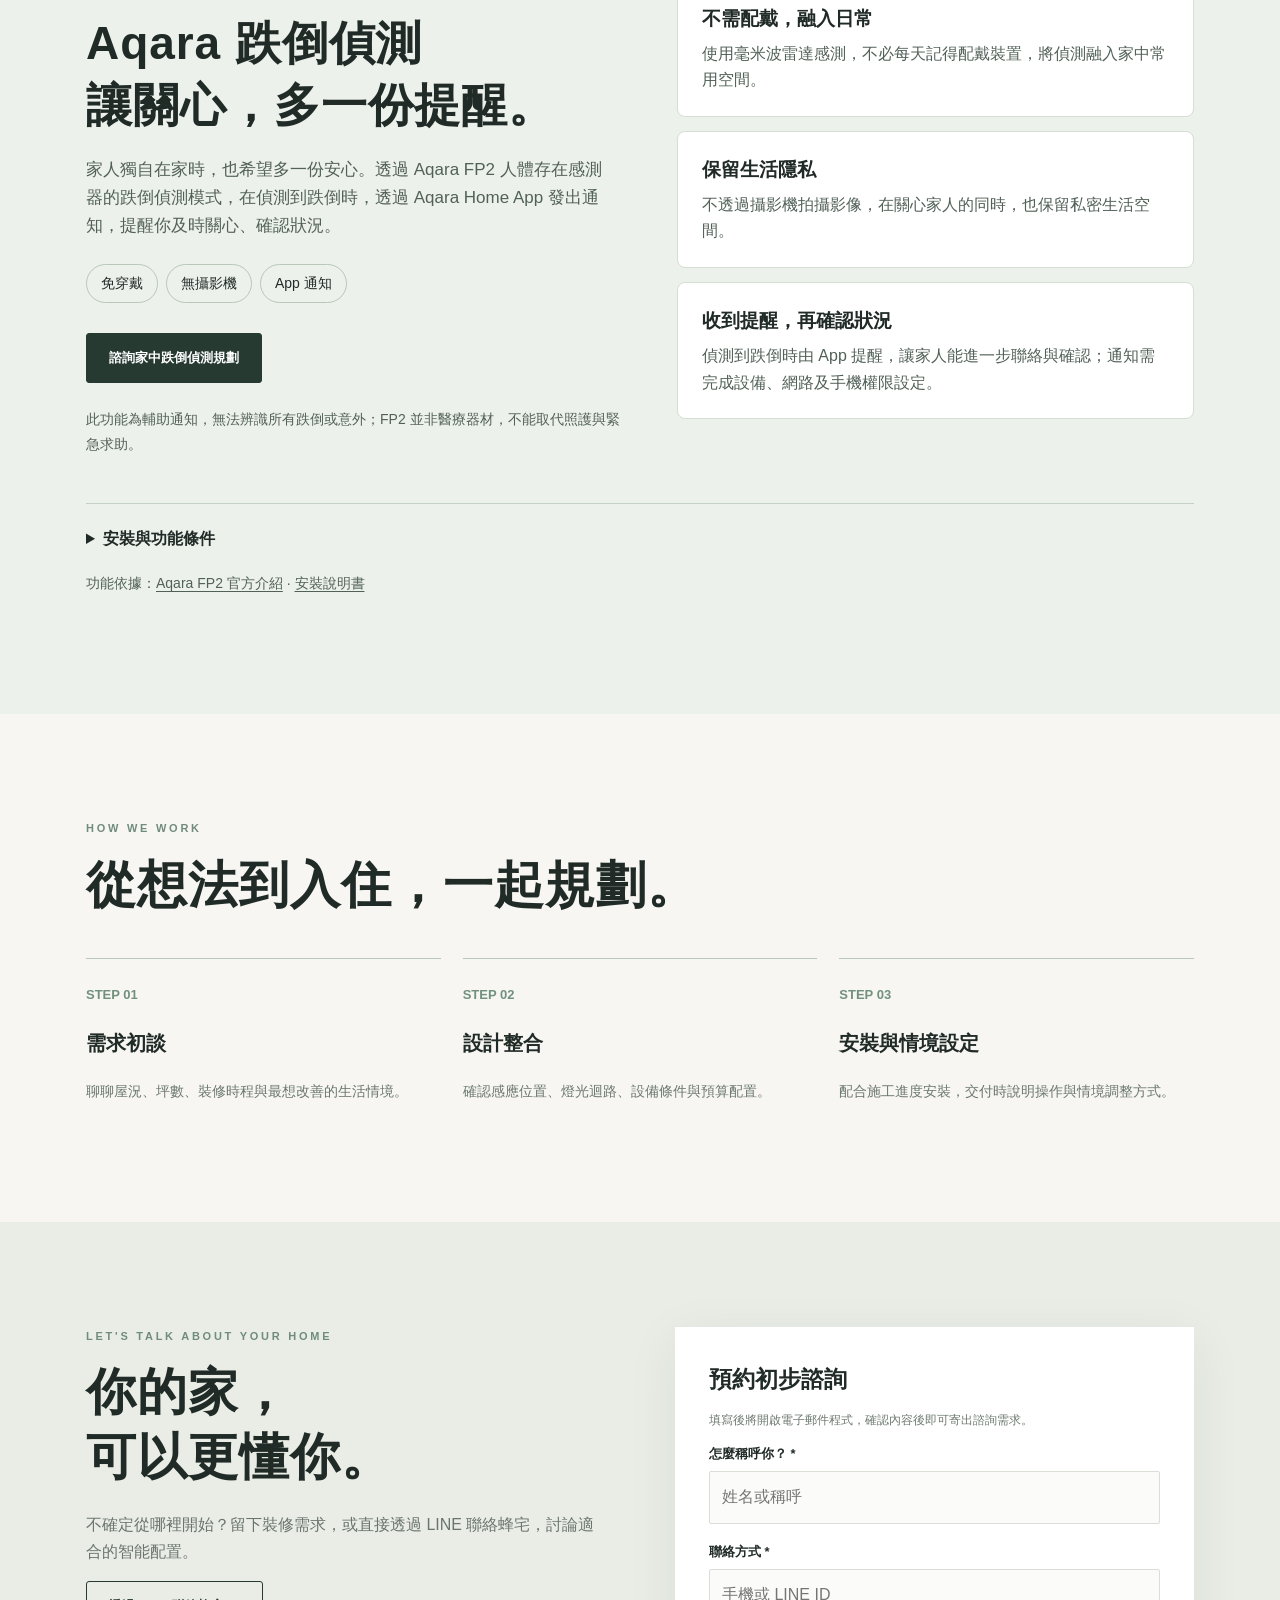
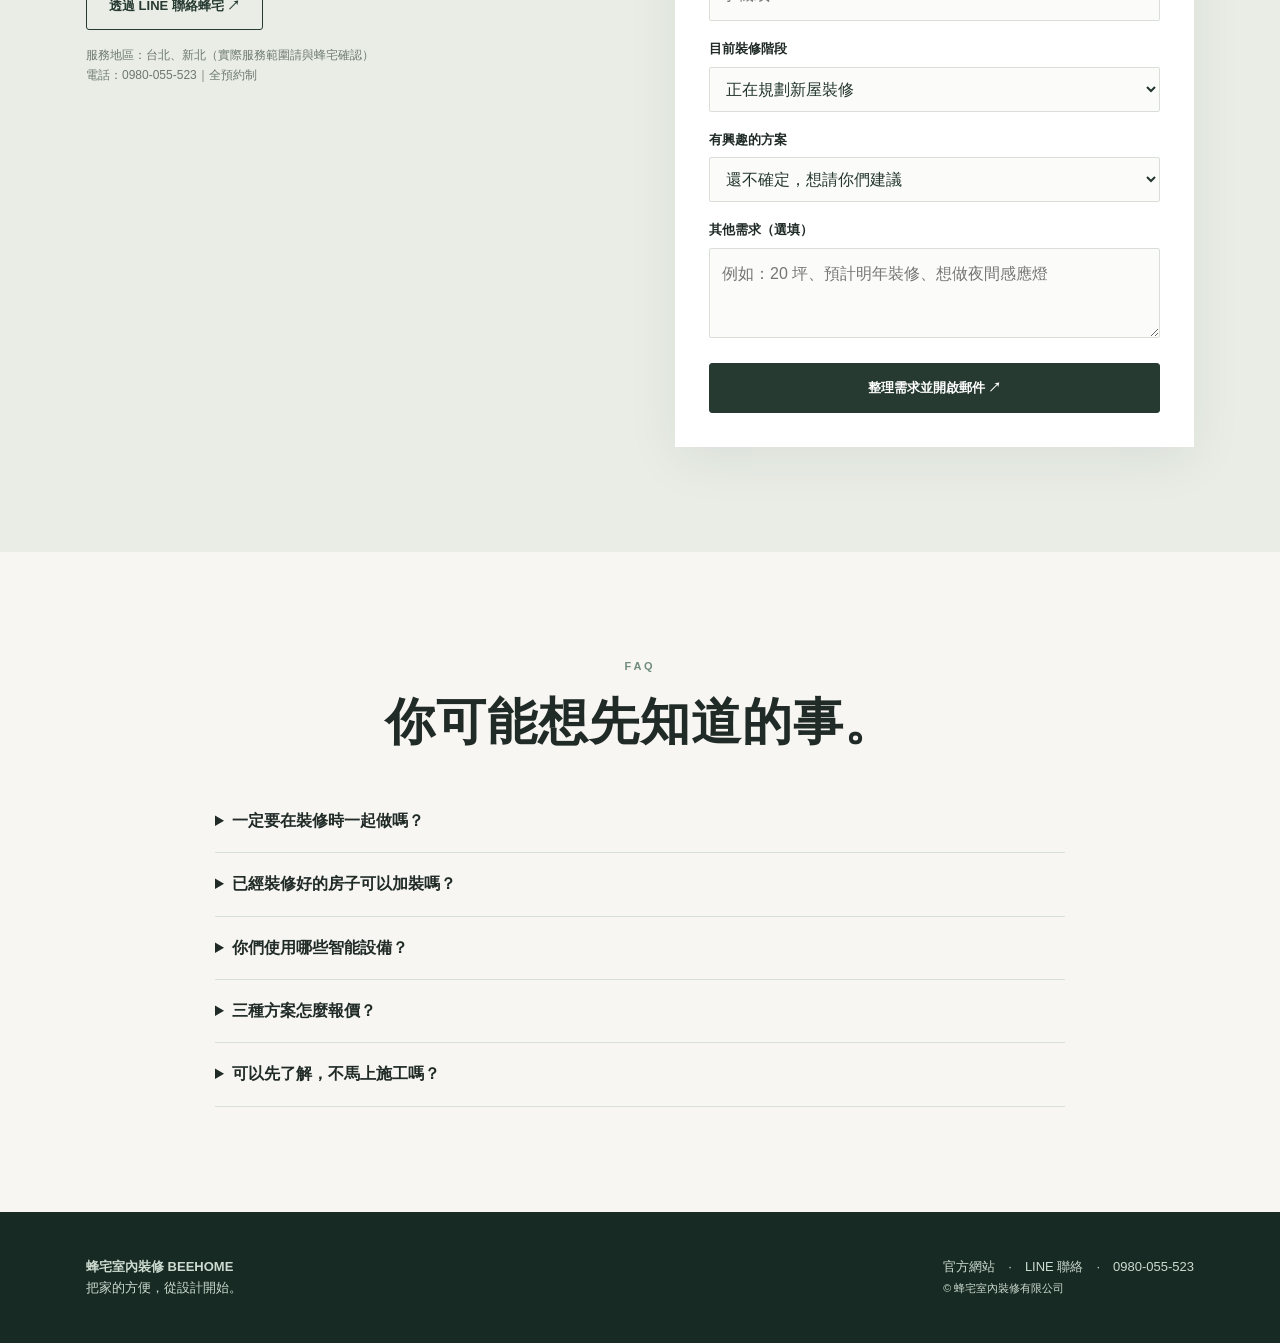
<file: smart-home-v2.html>
<!doctype html><html lang="zh-Hant"><head><meta charset="utf-8"><meta name="viewport" content="width=device-width,initial-scale=1"><meta name="description" content="蜂宅室內裝修智能家居整合規劃：感應燈光、智能窗簾與全屋情境，從裝修開始打造懂你的家。"><title>智能家居整合規劃｜蜂宅室內裝修 BEEHOME</title><style>
:root{--ink:#202a27;--cream:#f7f6f2;--sage:#b4c6b4;--gold:#d5b68c;--muted:#64716b}*{box-sizing:border-box}html{scroll-behavior:smooth}body{margin:0;background:var(--cream);color:var(--ink);font-family:Arial,'Noto Sans TC','Microsoft JhengHei',sans-serif;line-height:1.65}a{text-decoration:none;color:inherit}button,input,select,textarea{font:inherit}button{cursor:pointer}.wrap{max-width:1160px;margin:auto;padding:0 26px}.top{position:sticky;top:0;z-index:30;background:#f7f6f2ee;backdrop-filter:blur(14px);border-bottom:1px solid #e7e7e0}.nav{height:76px;display:flex;align-items:center;justify-content:space-between;gap:20px}.brand{font-weight:800;letter-spacing:.12em;font-size:21px}.brand small{display:block;font-size:9px;letter-spacing:.34em;color:#7b8980}.links{display:flex;gap:30px;align-items:center;font-size:13px}.btn{display:inline-flex;justify-content:center;align-items:center;border-radius:3px;padding:13px 22px;background:#263a32;color:#fff;border:1px solid #263a32;font-weight:600;font-size:13px;transition:.2s}.btn:hover{background:#385448}.btn.light{background:transparent;color:#fff;border-color:#ffffff99}.btn.outline{background:transparent;color:#263a32}.hero{position:relative;min-height:670px;height:min(760px,88vh);background:#1d2926;overflow:hidden;color:#fff;display:flex;align-items:center}.hero video,.hero .veil{position:absolute;inset:0;width:100%;height:100%;object-fit:cover}.hero .veil{background:linear-gradient(90deg,rgba(12,25,22,.84),rgba(12,25,22,.26) 70%),linear-gradient(0deg,#13221e75,transparent 55%)}.hero-content{position:relative;z-index:2;width:100%;pointer-events:none}.hero-content a,.hero-content button{pointer-events:auto}.eyebrow{font-size:11px;letter-spacing:.27em;font-weight:700;color:#a9c6b6}.hero h1{font-size:clamp(44px,6vw,86px);line-height:1.18;letter-spacing:.05em;margin:20px 0 24px;font-weight:650}.hero p{max-width:500px;font-size:17px;color:#e4e9e4;line-height:1.95}.hero-actions{display:flex;gap:12px;flex-wrap:wrap;margin-top:35px}.hero-bottom{position:absolute;bottom:28px;left:0;right:0;z-index:3;display:flex;justify-content:space-between;align-items:center;font-size:12px;color:#d9e3dd}.replay{background:#ffffff18;border:1px solid #ffffff60;color:#fff;padding:9px 15px;border-radius:25px}.hero-dot{position:absolute;z-index:1;width:210px;height:210px;border-radius:50%;pointer-events:none;opacity:0;transform:translate(-50%,-50%);background:radial-gradient(circle,#ffdfa45c 0%,#ffcf7c18 45%,transparent 70%);mix-blend-mode:screen;transition:opacity .2s}.hero:hover .hero-dot{opacity:1}.section{padding:105px 0}.section.dark{background:#23352e;color:#fff}.section.soft{background:#e9ede6}.kicker{font-size:11px;letter-spacing:.25em;color:#708c7d;font-weight:800}.dark .kicker{color:#b7d1bf}.section h2{font-size:clamp(30px,4vw,50px);line-height:1.3;letter-spacing:.02em;margin:15px 0 22px}.lead{font-size:16px;max-width:650px;color:#6b756e}.dark .lead{color:#cedbd2}.intro{display:grid;grid-template-columns:1fr 1fr;gap:70px;align-items:center}.features{display:grid;gap:16px}.feature{padding:22px 0;border-bottom:1px solid #d9dfd7}.feature strong{display:block;font-size:18px;margin-bottom:5px}.feature p{margin:0;color:#6d7a71;font-size:14px}.plans{display:grid;grid-template-columns:repeat(3,1fr);gap:16px;margin-top:40px}.plan{background:#fff;border:1px solid #e0e5dc;padding:32px;display:flex;flex-direction:column;min-height:315px}.plan.featured{border:2px solid #839e8a;box-shadow:0 12px 30px #263a3210}.plan .num{font-size:11px;letter-spacing:.16em;color:#789080}.plan h3{font-size:25px;margin:20px 0 6px}.plan p{font-size:14px;color:#68776e;flex:1}.plan .for{font-size:13px;color:#385446;font-weight:700;margin:18px 0}.plan .btn{width:100%}.scenes{display:grid;grid-template-columns:1fr 1fr;gap:50px;align-items:center;margin-top:42px}.scene-stage{height:390px;background:radial-gradient(ellipse at 60% 30%,#a7a08c 0%,#575e54 34%,#1b2c28 78%);border:1px solid #63766a;position:relative;overflow:hidden;display:flex;align-items:flex-end;padding:32px;transition:background .35s}.scene-stage:before{content:'';position:absolute;width:58%;height:60%;left:24%;top:13%;border:16px solid #30443b;border-bottom-width:26px;box-shadow:inset 0 0 55px #1b2828;background:linear-gradient(140deg,#566d69,#2c403d)}.scene-stage:after{content:'';position:absolute;left:12%;bottom:0;width:76%;height:22%;background:linear-gradient(#34433a,#202e29);clip-path:polygon(0 50%,100% 50%,100% 100%,0 100%)}.scene-stage.lit{background:radial-gradient(ellipse at 58% 30%,#f1d6a4 0%,#9a9075 32%,#283c32 78%)}.scene-stage .scene-caption{z-index:2;font-size:13px;letter-spacing:.1em;color:#fff}.scene-controls{display:grid;gap:10px}.scene-controls button{text-align:left;background:#ffffff12;color:#fff;border:1px solid #ffffff35;padding:17px 22px;border-radius:3px}.scene-controls button.active{background:#d3e1d1;color:#243b30;border-color:#d3e1d1}.scene-copy{min-height:60px;color:#d5e2d7;font-size:14px}.process{display:grid;grid-template-columns:repeat(3,1fr);gap:22px;margin-top:40px}.step{border-top:1px solid #b9c7bc;padding-top:22px}.step b{color:#71917d;font-size:13px}.step h3{font-size:20px}.step p{font-size:14px;color:#6b786e}.contact{display:grid;grid-template-columns:1fr 1fr;gap:70px}.contact-form{background:#fff;padding:34px;box-shadow:0 12px 50px #1e302612}.field{margin-bottom:17px}.field label{display:block;font-size:13px;font-weight:700;margin-bottom:7px}.field input,.field select,.field textarea{width:100%;border:1px solid #d9ded7;background:#fbfcfa;border-radius:2px;padding:12px;color:#23352e}.field textarea{min-height:90px;resize:vertical}.contact-form .btn{width:100%}.fine{font-size:12px;color:#6d796f}.faq{max-width:850px;margin:35px auto 0}.faq details{border-bottom:1px solid #d7dfd6;padding:18px 0}.faq summary{cursor:pointer;font-weight:700}.faq p{color:#65746a;font-size:14px}.footer{background:#172a23;color:#cddbd0;padding:44px 0;font-size:13px}.footer .wrap{display:flex;justify-content:space-between;gap:20px;flex-wrap:wrap}.mobile-cta{display:none}.notice{font-size:12px;color:#7d897f;padding:8px 0}.skip{position:absolute;left:-9999px}.skip:focus{left:10px;top:10px;z-index:99;background:#fff;padding:10px}@media(max-width:800px){.nav{height:64px}.links a:not(.btn){display:none}.links .btn{padding:10px 12px}.hero{min-height:610px;height:78svh}.hero .veil{background:linear-gradient(0deg,#13221eee,#13221e50 90%)}.hero-content{align-self:flex-end;padding-bottom:115px}.hero h1{font-size:48px}.hero p{font-size:15px}.hero-bottom{bottom:17px}.section{padding:70px 0}.intro,.contact,.scenes{grid-template-columns:1fr;gap:30px}.plans,.process{grid-template-columns:1fr}.plan{min-height:auto}.scene-stage{height:270px}.mobile-cta{display:flex;position:fixed;z-index:50;bottom:0;left:0;right:0;background:#f7f6f2f5;padding:10px 16px max(10px,env(safe-area-inset-bottom));box-shadow:0 -4px 20px #0002;gap:10px}.mobile-cta .btn{flex:1}.footer{padding-bottom:110px}.wrap{padding:0 20px}}@media(prefers-reduced-motion:reduce){html{scroll-behavior:auto}*{transition:none!important}}

/* Cinematic lighting hero; the existing smart-home sections remain below. */
.top{position:absolute;inset:0 0 auto;background:transparent;border:0;backdrop-filter:none;color:#fff}
.top .nav{height:96px;justify-content:flex-end;max-width:none;padding:0 5%}.top .links{gap:27px;font-size:14px}
.top .links .btn{border-radius:999px;background:#ffffff12;border-color:#ffffff60;font-size:14px;padding:10px 20px}
.top .links .btn:hover{background:#ffffff25}
.hero{height:100svh;min-height:640px;max-height:1100px;display:block;background:#101923;isolation:isolate}
.lighting-image{position:absolute;inset:0;width:100%;height:100%;object-fit:cover;object-position:center 52%;display:block}
.lighting-off{z-index:0}.lighting-on{z-index:1;opacity:0;transition:opacity 4s cubic-bezier(.2,.6,.3,1)}
.hero.is-lit .lighting-on{opacity:1}
.hero .veil{z-index:2;background:linear-gradient(90deg,#08101b99,#08101b16 72%),linear-gradient(0deg,#070e18bb,transparent 75%,#09152540);pointer-events:none}
.hero-content{position:absolute;left:7.5%;bottom:16%;padding:0;margin:0;width:auto;max-width:700px;z-index:3}
.hero .eyebrow{font-size:13px;letter-spacing:.22em;color:#e8d1a9}
.hero h1{font-size:clamp(46px,5.6vw,80px);font-weight:500;line-height:1.24;letter-spacing:.02em;margin:20px 0 20px;text-shadow:0 2px 22px #0003}
.hero p{font-size:16px;line-height:1.9;color:#ffffffde;max-width:430px}
.hero-actions{margin-top:28px;gap:12px}.hero .btn{min-height:48px;border-radius:999px;font-size:15px;letter-spacing:.03em;padding:12px 24px;background:#fff;border-color:#fff;color:#202b2e}
.hero .btn.light{background:#ffffff0c;border-color:#ffffff80;color:#fff;backdrop-filter:blur(8px)}
.hero .btn:hover{background:#e8d5b9;border-color:#e8d5b9}.hero .btn.light:hover{background:#ffffff20;border-color:#ffffff}
.hero-bottom{left:7.5%;right:5%;bottom:30px;max-width:none;width:auto;margin:0;padding:0;gap:16px;font-size:13px;z-index:4}
.light-toggle{display:inline-flex;align-items:center;gap:8px;min-height:44px;padding:10px 17px;background:#15223055;border:1px solid #ffffff60;border-radius:999px;color:#fff;font-size:14px;backdrop-filter:blur(10px)}
.light-toggle svg{width:17px;height:17px}.light-toggle:hover{background:#ffffff20}.light-toggle:disabled{opacity:.5;cursor:wait}.light-toggle[hidden]{display:none}
.hero a:focus-visible,.light-toggle:focus-visible{outline:3px solid #e8d1a9;outline-offset:5px}
@media(max-width:800px){.top .nav{height:82px;padding:0 24px}.top .links .btn{padding:9px 15px}.hero{height:100svh;min-height:630px;max-height:1100px}.hero-content{left:24px;right:24px;bottom:132px;width:auto;max-width:none;padding:0}.hero h1{font-size:clamp(40px,9vw,58px);margin-top:16px}.hero p{font-size:15px;line-height:1.85}.hero .eyebrow{font-size:12px;letter-spacing:.16em}.lighting-image{object-position:61% center}.hero .veil{background:linear-gradient(0deg,#070f1be8,#0a142233 85%,#0a142255)}.hero-bottom{left:24px;right:24px;bottom:28px;font-size:12px}.hero-visible .mobile-cta{display:none}}
@media(max-width:380px){.hero-content{left:20px;right:20px}.hero .btn{font-size:14px;padding:11px 18px}.hero-bottom{left:20px;right:20px;gap:10px}.light-toggle{padding:10px 12px}}
@media(prefers-reduced-motion:reduce){.lighting-on{transition:none}}

/* Four photographic lighting states instead of the former color-block placeholder. */
.scenes{grid-template-columns:minmax(0,1.35fr) minmax(280px,.8fr);gap:32px}
.scene-stage{height:auto;aspect-ratio:16/10;display:block;padding:0;background:#0c131b;isolation:isolate;border-color:#ffffff30}
.scene-stage:before,.scene-stage:after{display:none;content:none}
.scene-frame{position:absolute;inset:0;width:100%;height:100%;object-fit:cover;object-position:center;opacity:0;transition:opacity .65s ease;z-index:0}
.scene-frame.is-active{opacity:1;z-index:1}
.scene-shade{position:absolute;inset:55% 0 0;background:linear-gradient(transparent,#07111add);z-index:2;pointer-events:none}
.scene-stage .scene-caption{position:absolute;left:20px;right:20px;bottom:18px;z-index:3;font-size:14px;letter-spacing:.04em;font-weight:600;text-shadow:0 1px 10px #000}
.scene-note,.scene-loading{position:absolute;top:15px;z-index:3;padding:5px 10px;border:1px solid #ffffff30;border-radius:4px;background:#0b142acc;color:#fff;font-size:12px}
.scene-note{left:15px}.scene-loading{right:15px;max-width:75%}.scene-loading[hidden]{display:none}
.scene-controls button{font-size:16px;min-height:58px}.scene-controls button:focus-visible{outline:2px solid #e8d1a9;outline-offset:3px}
.scene-copy{font-size:15px;line-height:1.85;min-height:84px;margin-bottom:0}
@media(max-width:800px){.scenes{grid-template-columns:1fr;gap:24px}.scene-stage{height:auto;aspect-ratio:16/10}.scene-stage .scene-caption{font-size:13px;left:14px;right:14px;bottom:13px}.scene-note{left:10px;top:10px;font-size:11px}.scene-loading{right:10px;top:10px;font-size:11px}.scene-controls button{font-size:15px;min-height:52px;padding:14px 18px}}
@media(prefers-reduced-motion:reduce){.scene-frame{transition:none}}
</style><script src="assets/smart-lighting.js" defer></script><script src="assets/smart-scenes.js" defer></script><link rel="stylesheet" href="assets/aqara-care.css"></head><body><a class="skip" href="#main">跳至主要內容</a><header class="top"><div class="wrap nav"><nav class="links" aria-label="主要導覽"><a href="#why">為什麼一起規劃</a><a href="#plans">智能方案</a><a href="#scenes">生活情境</a><a href="#faq">常見問題</a><a class="btn" href="#contact">預約諮詢</a></nav></div></header><main id="main"><section class="hero" id="top"><img class="lighting-image lighting-off" src="assets/smart-glass-house-off.jpg" alt="" aria-hidden="true" fetchpriority="high"><img class="lighting-image lighting-on" id="lightingOn" src="assets/smart-glass-house-on.jpg" alt="" aria-hidden="true"><div class="veil"></div><div class="wrap hero-content"><div class="eyebrow">BEEHOME · SMART LIVING</div><h1>讓家，<br>懂你的生活。</h1><p>走進家門，燈光自然亮起。<br>深夜起身，留一盞剛好的微光。<br>智能家居，從裝修開始一次規劃。</p><div class="hero-actions"><a href="#contact" class="btn">預約智能家居諮詢</a><a href="#plans" class="btn light">了解智能方案</a></div></div><div class="wrap hero-bottom"><span>SMART LIVING · 燈光情境示意</span><button id="lightToggle" class="light-toggle" type="button" aria-pressed="false" disabled><svg viewBox="0 0 24 24" fill="none" stroke="currentColor" stroke-width="1.5" aria-hidden="true"><path d="M9 18h6m-5 3h4M8.5 14.5a6 6 0 1 1 7 0c-1 .7-1 1.5-1 2.5h-5c0-1 0-1.8-1-2.5Z"/></svg><span id="lightToggleText">開燈看看</span></button></div></section><section class="section" id="why"><div class="wrap intro"><div><div class="kicker">DESIGNED WITH YOUR HOME</div><h2>不是多裝幾個設備。<br>而是把方便，<br>設計進生活裡。</h2><p class="lead">智能家居最好用的時候，是你幾乎感覺不到它。蜂宅從空間動線、燈光迴路到窗簾位置一起規劃，讓設備自然融入家的設計。</p></div><div class="features"><div class="feature"><strong>01　裝修階段先整合</strong><p>線路、燈具迴路、感應位置與窗簾盒，在施工前一起確認。</p></div><div class="feature"><strong>02　依照你的生活設定</strong><p>夜間微光、回家迎賓、出門全關，依家人習慣調整。</p></div><div class="feature"><strong>03　從小範圍開始也可以</strong><p>先做常用區域的感應燈，未來再評估擴充窗簾與其他情境。</p></div></div></div></section><section class="section soft" id="plans"><div class="wrap"><div class="kicker">THREE WAYS TO START</div><h2>找到適合你家的智能方案。</h2><p class="lead">不用一次做滿全屋。先從最有感的生活需求開始，配置與報價依現場條件確認。</p><div class="plans"><article class="plan"><span class="num">01 / STARTER</span><h3>感應燈光</h3><p>走道、浴室、廚房等常用空間，打造人來燈亮、深夜微光的自然體驗。</p><div class="for">適合｜想先體驗智能生活</div><a class="btn outline" href="#contact" data-plan="感應燈光">詢問這個方案</a></article><article class="plan featured"><span class="num">02 / MOST FLEXIBLE</span><h3>燈光＋窗簾</h3><p>感應燈光搭配智能窗簾，讓回家、離家與休息模式更流暢。</p><div class="for">適合｜正在規劃客廳與臥室</div><a class="btn" href="#contact" data-plan="燈光＋窗簾">詢問這個方案</a></article><article class="plan"><span class="num">03 / WHOLE HOME</span><h3>全屋智能整合</h3><p>全室燈光、窗簾與感應一次規劃，並依設備相容性評估其他聯動。</p><div class="for">適合｜新屋裝修與全室翻新</div><a class="btn outline" href="#contact" data-plan="全屋智能整合">詢問這個方案</a></article></div><p class="fine">* 方案依實際需求規劃，設備清單與報價以個別評估為準。</p></div></section><section class="section dark" id="scenes"><div class="wrap"><div class="kicker">EVERYDAY MOMENTS</div><h2>好的智能，不需要刻意操作。</h2><p class="lead">點選情境，感受生活裡那些剛剛好的細節。</p><div class="scenes"><div class="scene-stage" id="sceneStage" role="img" aria-labelledby="sceneCaption" aria-busy="true" data-scene="0"><img class="scene-frame is-active" src="assets/smart-scene-night.jpg" alt="" aria-hidden="true" loading="lazy"><img class="scene-frame" src="assets/smart-scene-bath.jpg" alt="" aria-hidden="true" loading="lazy"><img class="scene-frame" src="assets/smart-scene-away.jpg" alt="" aria-hidden="true" loading="lazy"><img class="scene-frame" src="assets/smart-scene-home.jpg" alt="" aria-hidden="true" loading="lazy"><img class="scene-frame" src="assets/smart-scene-cinema.jpg" alt="" aria-hidden="true" loading="lazy"><div class="scene-shade" aria-hidden="true"></div><span class="scene-note">燈光情境示意</span><span class="scene-loading" id="sceneLoading" role="status">正在載入情境…</span><div class="scene-caption" id="sceneCaption" aria-live="polite">01 / 夜起微光 · 低位暖光</div></div><div><div class="scene-controls"><button type="button" class="active" data-scene="0">01　夜起微光</button><button type="button" data-scene="1">02　進浴室自動亮燈</button><button type="button" data-scene="2">03　出門一鍵全關</button><button type="button" data-scene="3">04　回家迎賓</button><button type="button" data-scene="4">05　電影院模式</button></div><p class="scene-copy" id="sceneCopy">半夜起床，走廊只亮柔和微光，不用摸黑找開關，也不打擾家人。</p></div></div></div></section><section class="section care-section" id="care" aria-labelledby="careTitle"><div class="wrap">
<div class="care-grid"><div><div class="eyebrow">AQARA · FAMILY CARE</div>
<h2 id="careTitle">Aqara 跌倒偵測<br>讓關心，多一份提醒。</h2>
<p class="care-intro">家人獨自在家時，也希望多一份安心。透過 Aqara FP2 人體存在感測器的跌倒偵測模式，在偵測到跌倒時，透過 Aqara Home App 發出通知，提醒你及時關心、確認狀況。</p>
<div class="care-tags"><span>免穿戴</span><span>無攝影機</span><span>App 通知</span></div>
<a class="btn" href="#contact">諮詢家中跌倒偵測規劃</a>
<p class="care-note">此功能為輔助通知，無法辨識所有跌倒或意外；FP2 並非醫療器材，不能取代照護與緊急求助。</p></div>
<div class="care-features">
<article class="care-feature"><h3>不需配戴，融入日常</h3><p>使用毫米波雷達感測，不必每天記得配戴裝置，將偵測融入家中常用空間。</p></article>
<article class="care-feature"><h3>保留生活隱私</h3><p>不透過攝影機拍攝影像，在關心家人的同時，也保留私密生活空間。</p></article>
<article class="care-feature"><h3>收到提醒，再確認狀況</h3><p>偵測到跌倒時由 App 提醒，讓家人能進一步聯絡與確認；通知需完成設備、網路及手機權限設定。</p></article>
</div></div>
<details class="care-conditions"><summary>安裝與功能條件</summary><ul>
<li>以 Aqara FP2 跌倒偵測模式為介紹，需安裝於天花板，並持續供電。</li>
<li>官方說明書以安裝高度 2.8 公尺、偵測半徑 2 公尺為例；實際涵蓋範圍依高度、格局及遮擋情況評估。</li>
<li>啟用跌倒偵測後，分區定位與一般人體存在偵測等多數功能無法同時使用，需依需求安排獨立設備。</li>
<li>實際可用功能依產品版本、韌體與所在地區支援為準，蜂宅會在規劃時確認安裝位置與通知流程。</li>
</ul></details>
<p class="care-source">功能依據：<a href="https://www.aqara.com/us/product/presence-sensor-fp2/" target="_blank" rel="noopener noreferrer">Aqara FP2 官方介紹</a> · <a href="https://www.aqara.com/wp-content/uploads/2023/06/Presence-Sensor-FP2_User-Manual.pdf" target="_blank" rel="noopener noreferrer">安裝說明書</a></p>
</div></section><section class="section"><div class="wrap"><div class="kicker">HOW WE WORK</div><h2>從想法到入住，一起規劃。</h2><div class="process"><div class="step"><b>STEP 01</b><h3>需求初談</h3><p>聊聊屋況、坪數、裝修時程與最想改善的生活情境。</p></div><div class="step"><b>STEP 02</b><h3>設計整合</h3><p>確認感應位置、燈光迴路、設備條件與預算配置。</p></div><div class="step"><b>STEP 03</b><h3>安裝與情境設定</h3><p>配合施工進度安裝，交付時說明操作與情境調整方式。</p></div></div></div></section><section class="section soft" id="contact"><div class="wrap contact"><div><div class="kicker">LET'S TALK ABOUT YOUR HOME</div><h2>你的家，<br>可以更懂你。</h2><p class="lead">不確定從哪裡開始？留下裝修需求，或直接透過 LINE 聯絡蜂宅，討論適合的智能配置。</p><p><a class="btn outline" href="https://line.me/R/ti/p/@809zyiav" target="_blank" rel="noopener noreferrer">透過 LINE 聯絡蜂宅 ↗</a></p><p class="fine">服務地區：台北、新北（實際服務範圍請與蜂宅確認）<br>電話：<a href="tel:0980055523">0980-055-523</a>｜全預約制</p></div><form class="contact-form" id="leadForm"><h3 style="margin:0 0 8px;font-size:23px">預約初步諮詢</h3><p class="fine">填寫後將開啟電子郵件程式，確認內容後即可寄出諮詢需求。</p><div class="field"><label for="name">怎麼稱呼你？ *</label><input id="name" name="name" autocomplete="name" required placeholder="姓名或稱呼"></div><div class="field"><label for="contactMethod">聯絡方式 *</label><input id="contactMethod" name="contactMethod" required placeholder="手機或 LINE ID"></div><div class="field"><label for="status">目前裝修階段</label><select id="status" name="status"><option>正在規劃新屋裝修</option><option>準備舊屋翻新</option><option>已入住，想加裝智能設備</option><option>先了解方案</option></select></div><div class="field"><label for="plan">有興趣的方案</label><select id="plan" name="plan"><option>還不確定，想請你們建議</option><option>感應燈光</option><option>燈光＋窗簾</option><option>全屋智能整合</option></select></div><div class="field"><label for="message">其他需求（選填）</label><textarea id="message" name="message" placeholder="例如：20 坪、預計明年裝修、想做夜間感應燈"></textarea></div><button type="submit" class="btn">整理需求並開啟郵件 ↗</button></form></div></section><section class="section" id="faq"><div class="wrap"><div class="kicker" style="text-align:center">FAQ</div><h2 style="text-align:center">你可能想先知道的事。</h2><div class="faq"><details><summary>一定要在裝修時一起做嗎？</summary><p>不一定，但需要配線、燈光分路或電動窗簾的項目，在施工前規劃通常更容易整合。</p></details><details><summary>已經裝修好的房子可以加裝嗎？</summary><p>可以先評估部分無線設備或既有線路可行性，實際依現場條件決定。</p></details><details><summary>你們使用哪些智能設備？</summary><p>原方案提及 Aqara FP2 存在感應器；型號、數量、相容性與最終配置以實際規劃為準。</p></details><details><summary>三種方案怎麼報價？</summary><p>依坪數、房間數、設備配置與現場施工條件提供個別報價，這裡不放未經確認的起始價格。</p></details><details><summary>可以先了解，不馬上施工嗎？</summary><p>可以先透過 LINE 或電話詢問，並確認適合的諮詢方式與時間。</p></details></div></div></section></main><footer class="footer"><div class="wrap"><div><strong>蜂宅室內裝修 BEEHOME</strong><br>把家的方便，從設計開始。</div><div><a href="https://www.beehome.live/">官方網站</a>　·　<a href="https://line.me/R/ti/p/@809zyiav">LINE 聯絡</a>　·　<a href="tel:0980055523">0980-055-523</a><br><small>© 蜂宅室內裝修有限公司</small></div></div></footer><div class="mobile-cta"><a href="https://line.me/R/ti/p/@809zyiav" class="btn outline" target="_blank" rel="noopener noreferrer">LINE 詢問</a><a href="#contact" class="btn">預約諮詢</a></div><script>
(function(){document.querySelectorAll('[data-plan]').forEach(a=>a.addEventListener('click',()=>document.getElementById('plan').value=a.dataset.plan));document.getElementById('leadForm').addEventListener('submit',e=>{e.preventDefault();const f=e.currentTarget;if(!f.reportValidity())return;const val=id=>document.getElementById(id).value;const body='稱呼：'+val('name')+'\n聯絡方式：'+val('contactMethod')+'\n裝修階段：'+val('status')+'\n方案：'+val('plan')+'\n其他需求：'+val('message');window.location.href='mailto:iamglenn0630@gmail.com?subject='+encodeURIComponent('蜂宅智能家居諮詢｜'+val('name'))+'&body='+encodeURIComponent(body);});})();
</script></body></html>
</file>
<file: assets/aqara-care.css>
.care-section{background:#edf1eb;scroll-margin-top:90px}.care-grid{display:grid;grid-template-columns:1.05fr 1fr;gap:48px;align-items:start}.care-section .eyebrow{color:#526b59}.care-section h2{font-size:clamp(30px,4vw,46px);line-height:1.35;margin:14px 0 20px}.care-intro{font-size:17px;max-width:520px;color:#526158}.care-tags{display:flex;flex-wrap:wrap;gap:8px;margin:24px 0 30px}.care-tags span{border:1px solid #b8c8b9;border-radius:30px;padding:7px 14px;font-size:14px}.care-features{display:grid;gap:14px}.care-feature{padding:22px 24px;background:#fff;border:1px solid #d5ded3;border-radius:8px}.care-feature h3{font-size:19px;margin:0 0 7px}.care-feature p{font-size:16px;color:#526158;margin:0}.care-conditions{border-top:1px solid #c5d1c4;margin-top:32px;padding-top:22px}.care-conditions summary{cursor:pointer;font-size:16px;font-weight:700}.care-conditions ul{padding-left:22px;font-size:14px;color:#526158}.care-conditions li{margin:9px 0}.care-source{font-size:14px;color:#526158;margin-top:20px}.care-source a{text-decoration:underline;text-underline-offset:3px}.care-note{font-size:14px;color:#526158;line-height:1.8;margin-top:24px}@media(max-width:800px){.care-grid{grid-template-columns:1fr;gap:30px}.care-feature{padding:20px}.care-section h2{font-size:32px}}
</file>
